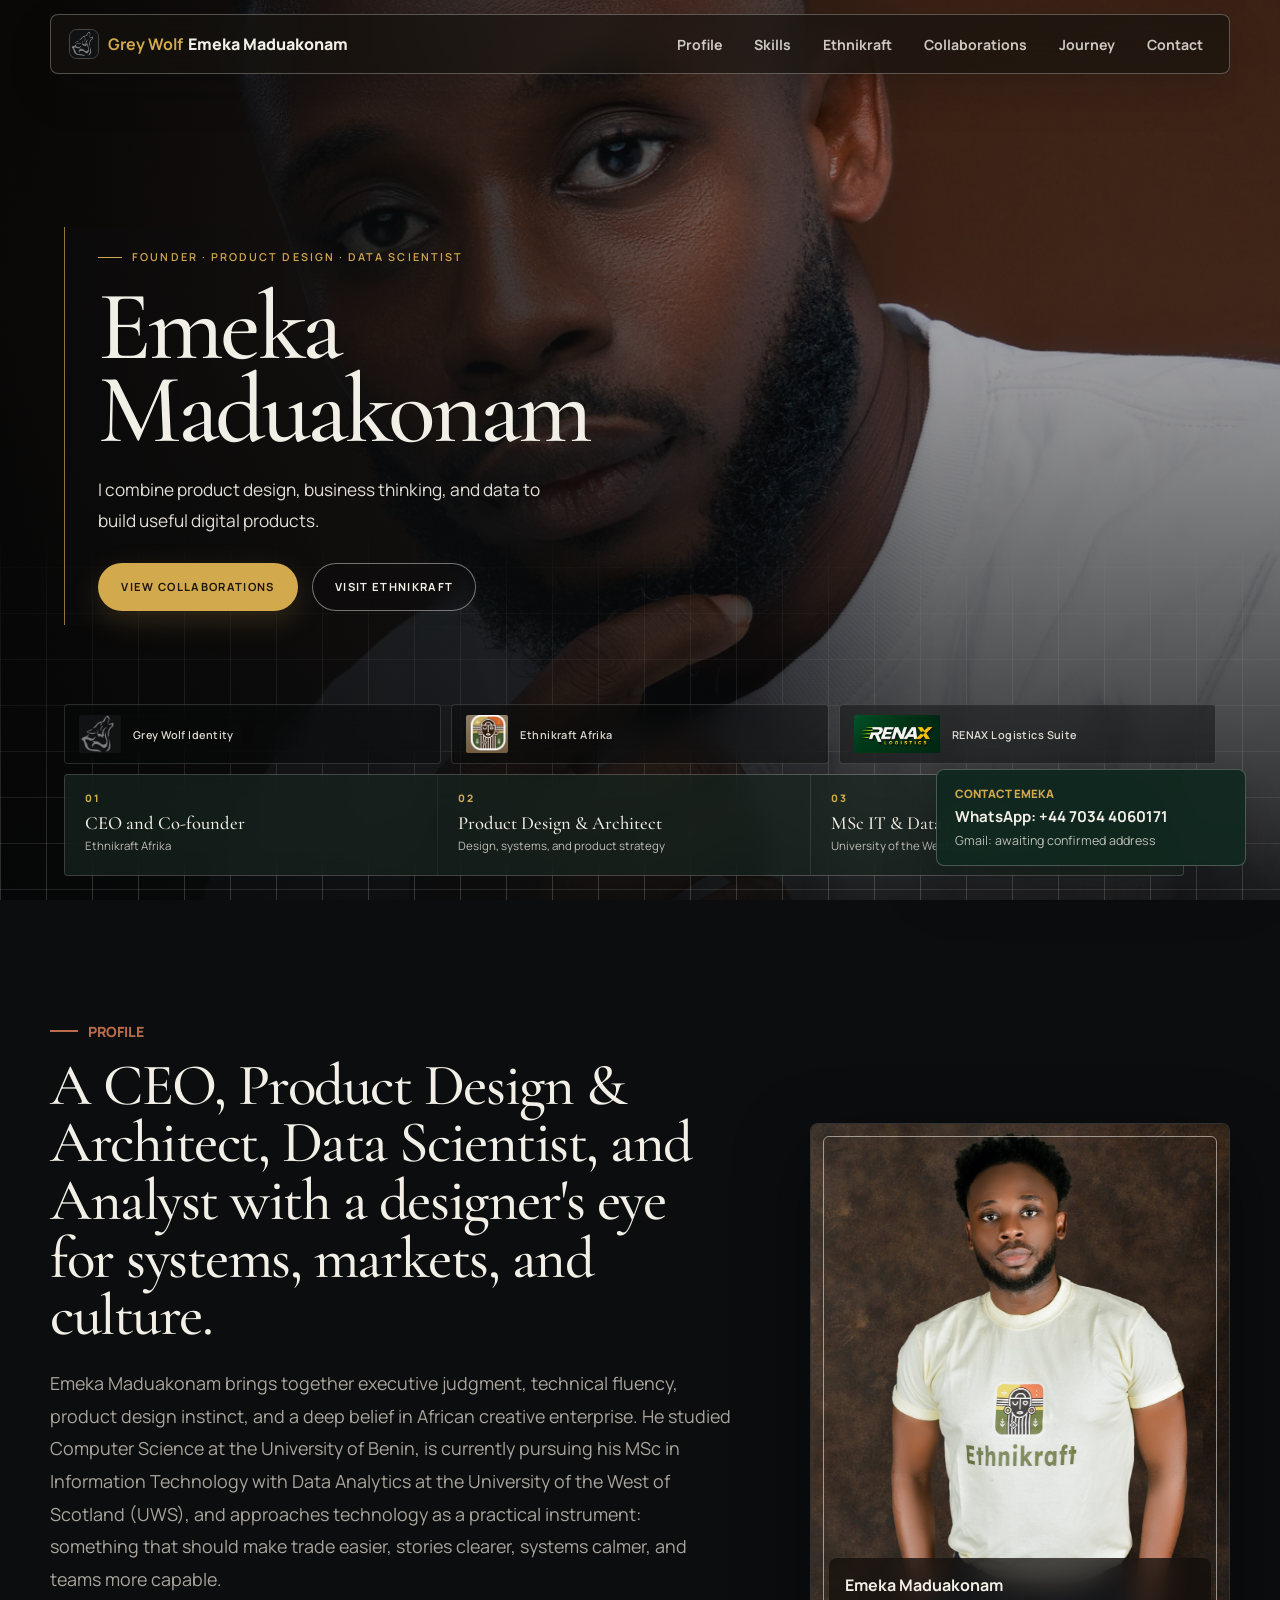
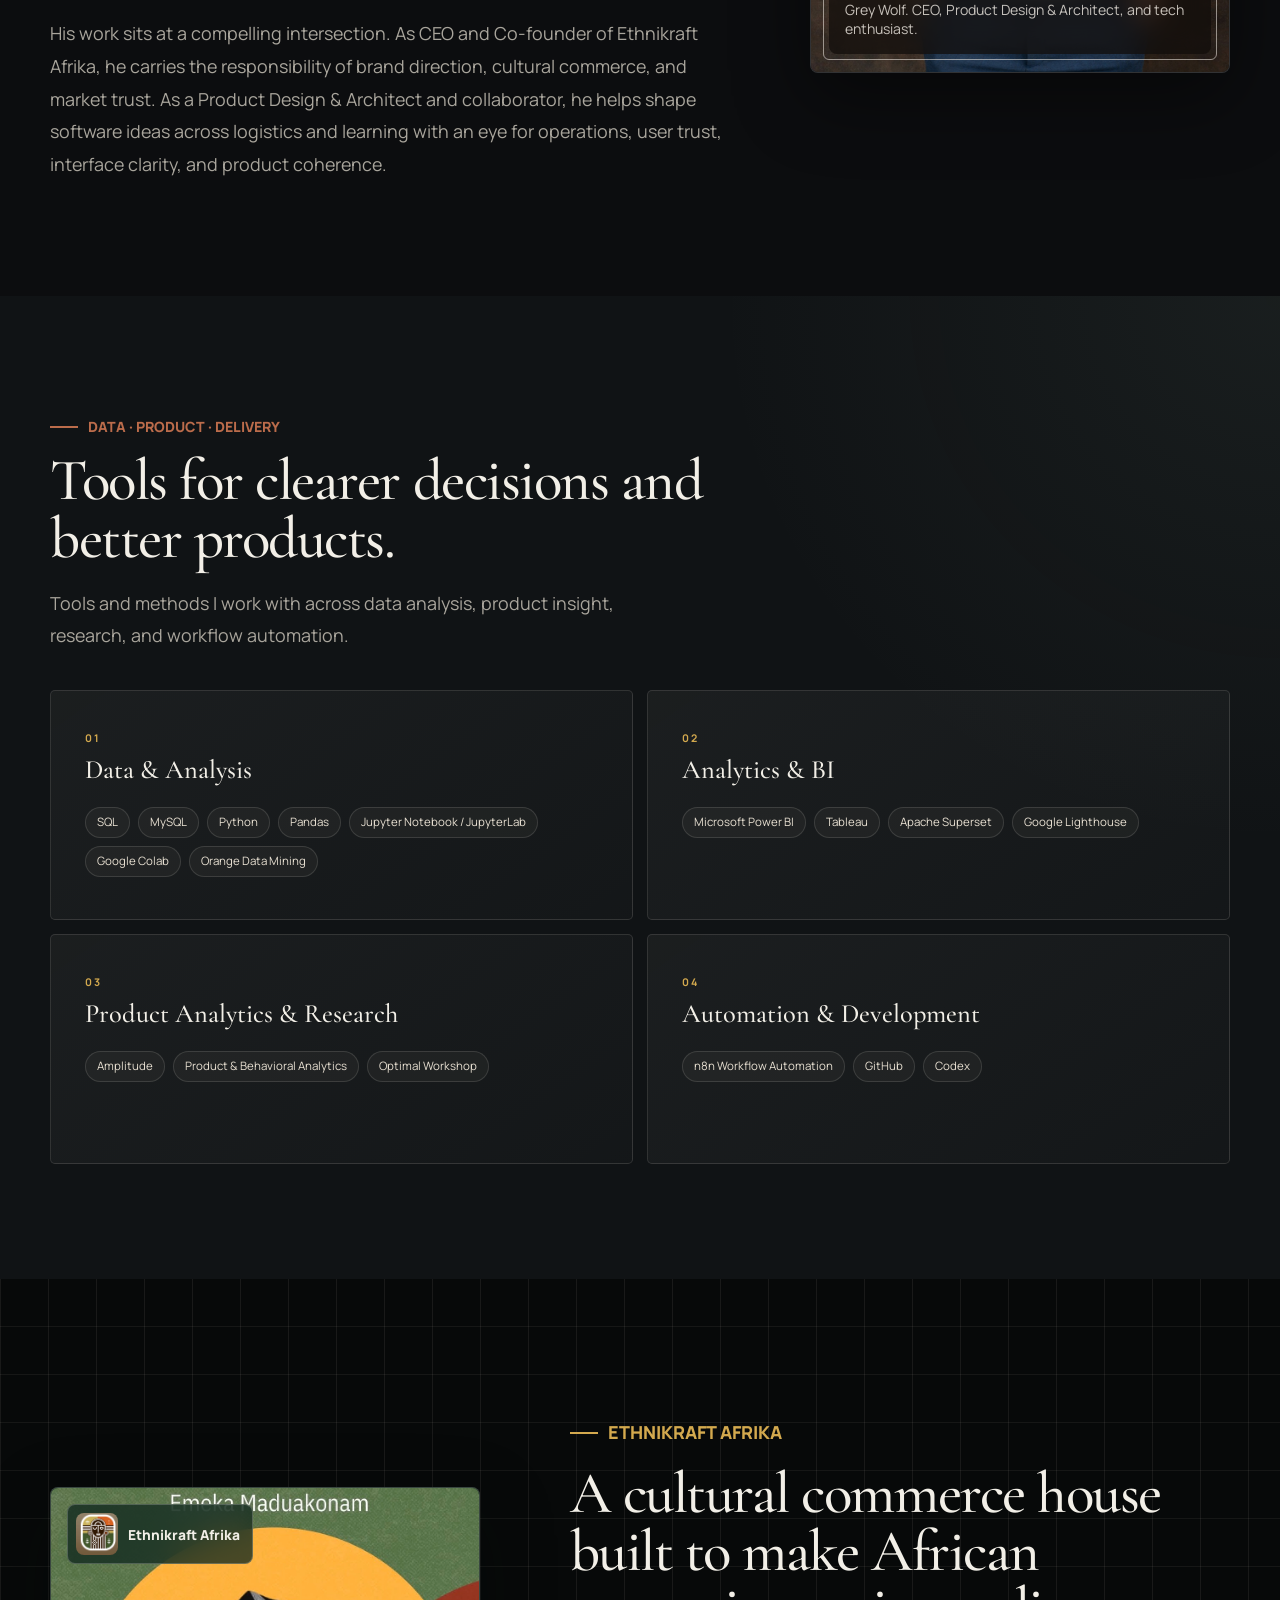
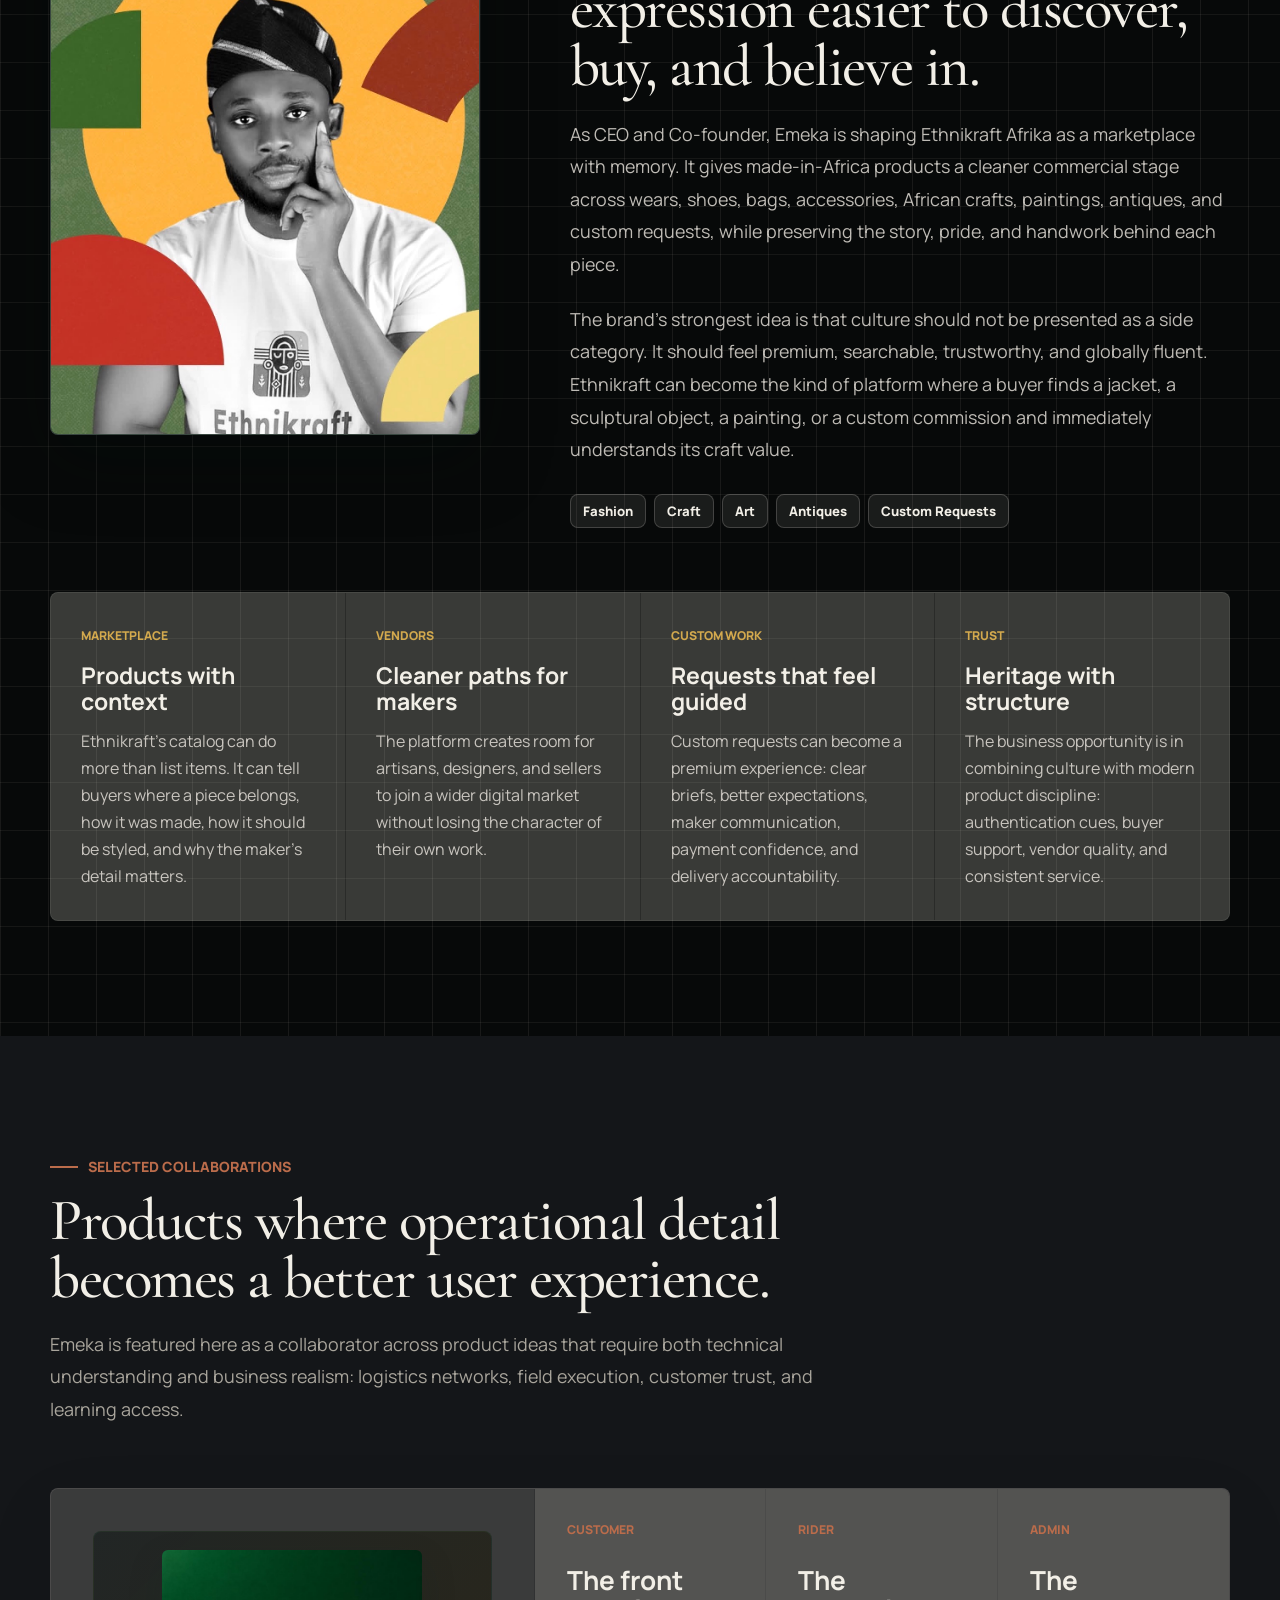
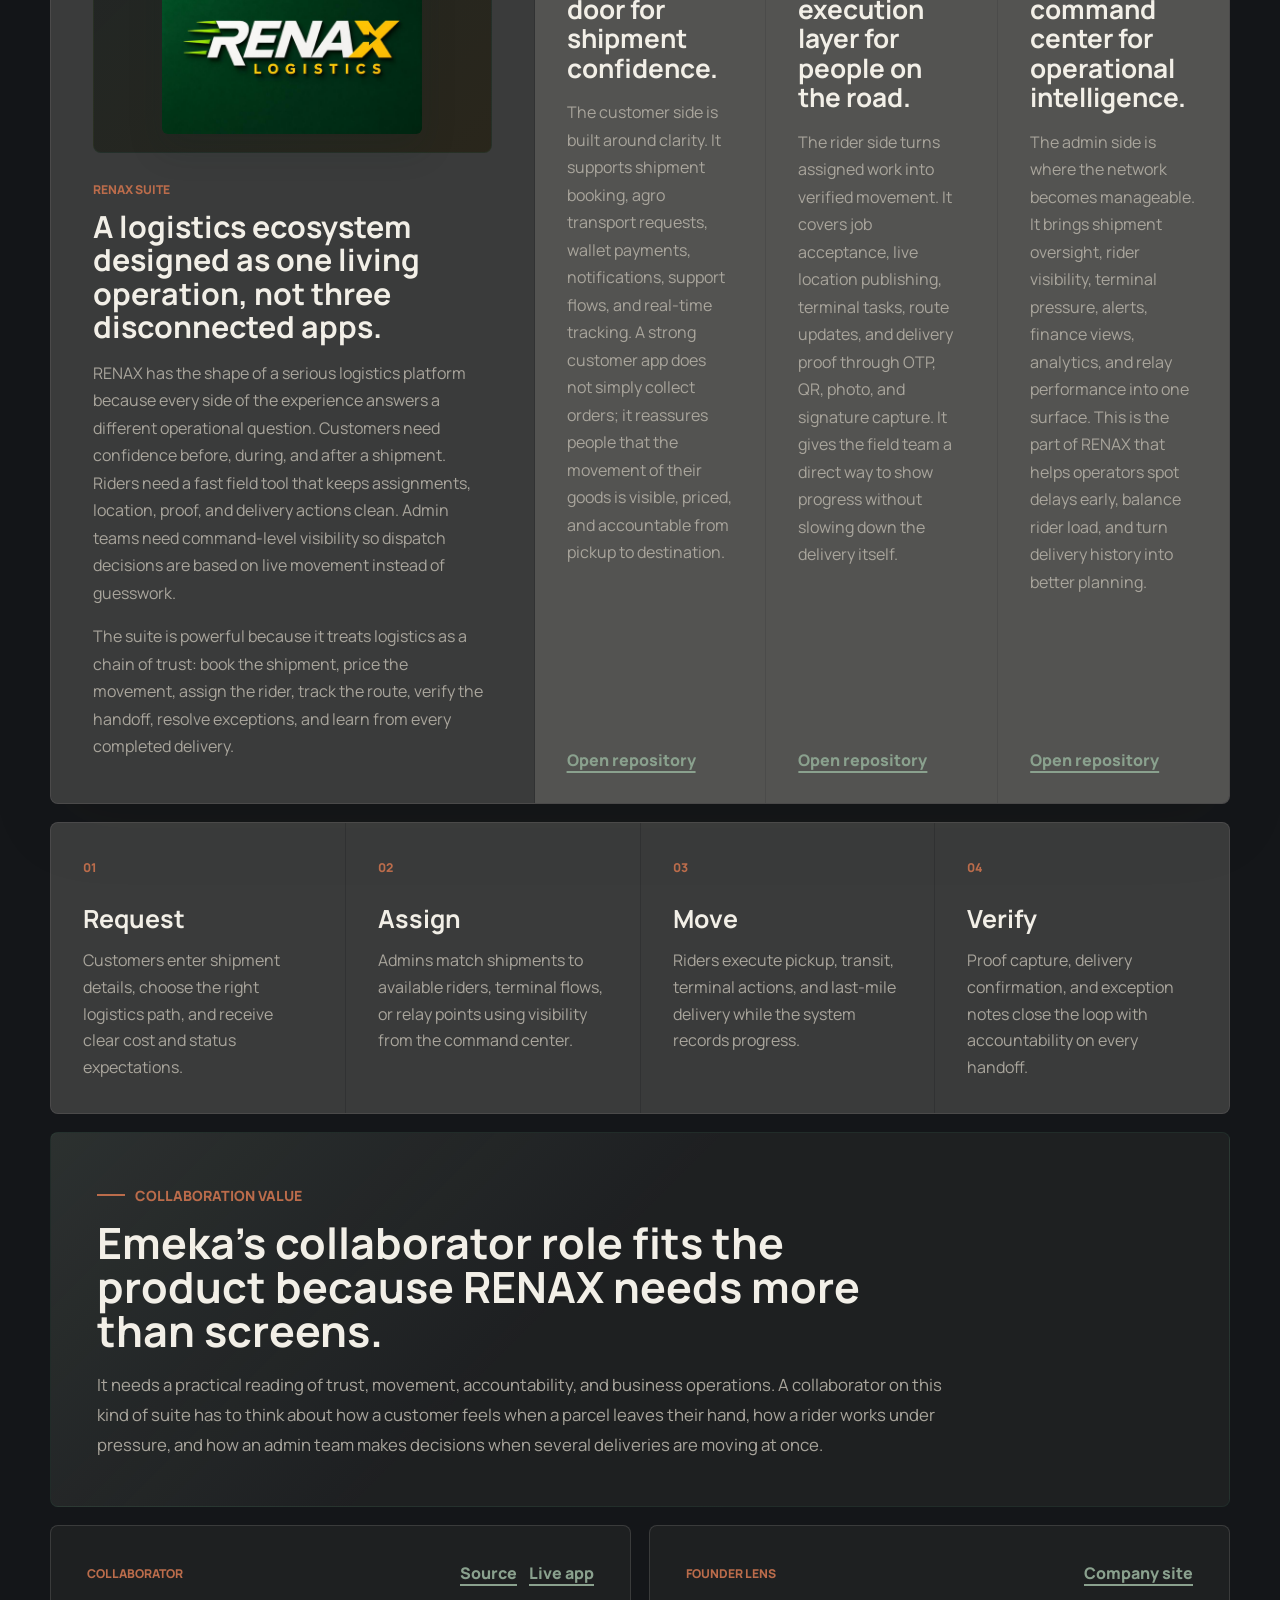
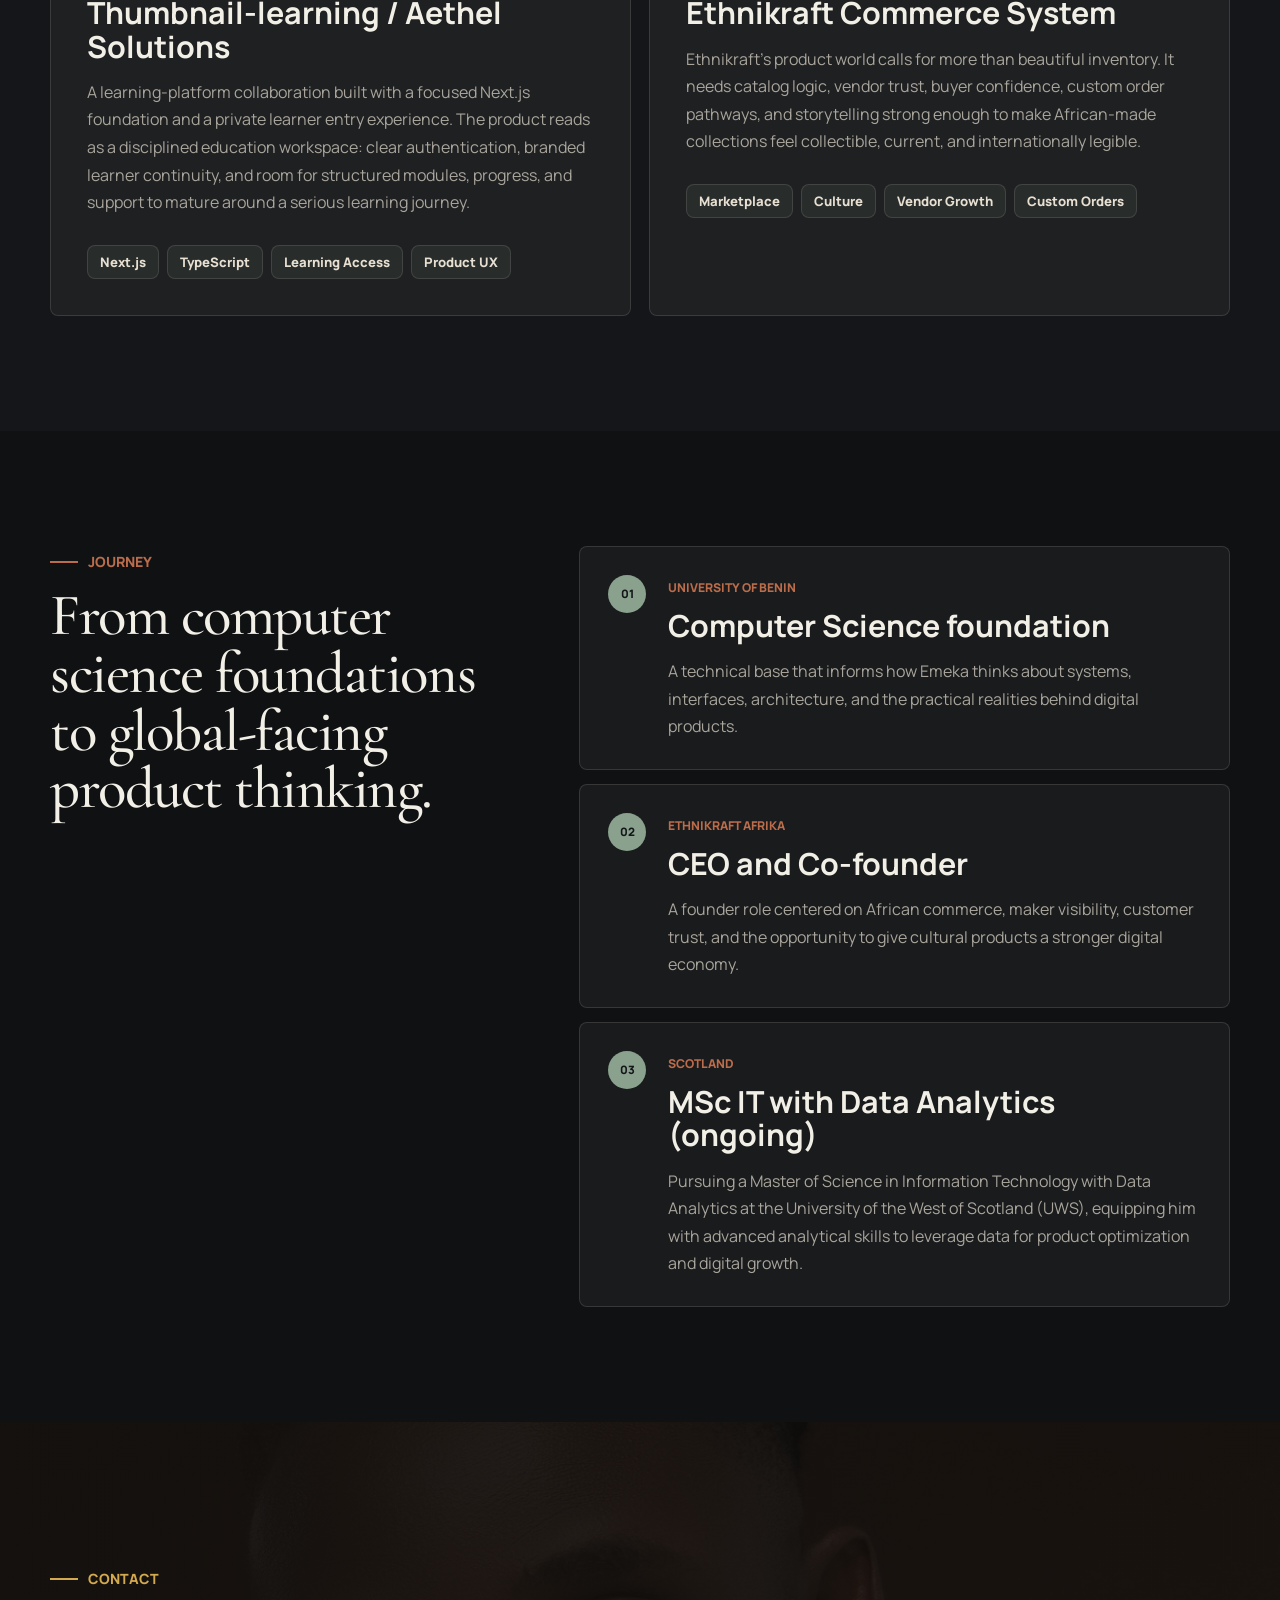
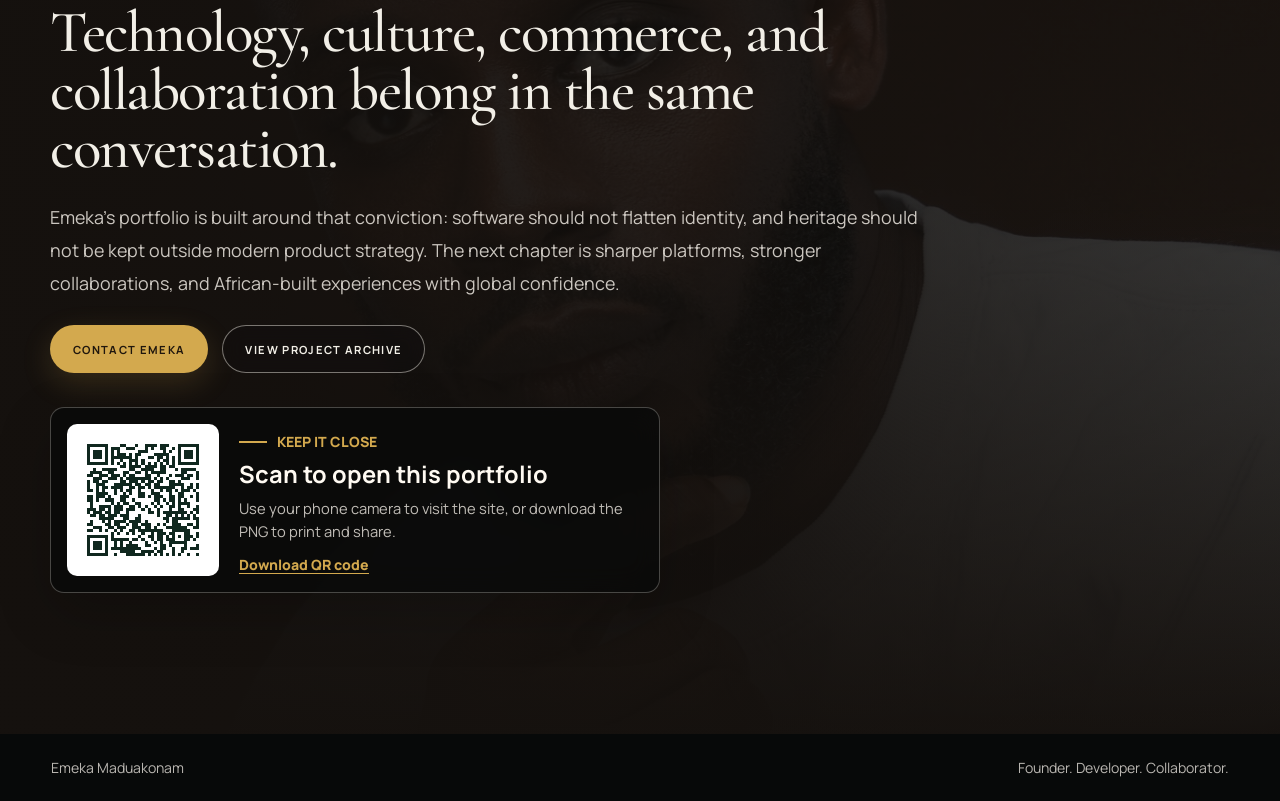
<file: index.html>
<!doctype html>
<html lang="en">
  <head>
    <meta charset="UTF-8" />
    <meta name="viewport" content="width=device-width, initial-scale=1.0" />
    <meta
      name="description"
      content="Portfolio website for Emeka Maduakonam, also known as Grey Wolf: CEO and Co-founder of Ethnikraft Afrika, Product Design &amp; Architect, technologist, and collaborator."
    />
    <title>Grey Wolf | Emeka Maduakonam</title>
    <link rel="preconnect" href="https://fonts.googleapis.com" />
    <link rel="preconnect" href="https://fonts.gstatic.com" crossorigin />
    <link
      href="https://fonts.googleapis.com/css2?family=Cormorant+Garamond:ital,wght@0,400;0,500;0,600;1,400;1,500;1,600&amp;family=Manrope:wght@400;500;600;700;800&amp;display=swap"
      rel="stylesheet"
    />
    <link rel="preload" as="image" href="assets/emeka-5.jpeg" fetchpriority="high" />
    <link rel="stylesheet" href="styles.css" />
  </head>
  <body class="has-contact-popout is-loading">
    <div class="splash" data-splash aria-hidden="false" role="status" aria-label="Loading Emeka Maduakonam">
      <div class="splash-bg" aria-hidden="true">
        <img src="assets/emeka-5.jpeg" alt="" decoding="async" fetchpriority="high" />
      </div>
      <div class="splash-veil" aria-hidden="true"></div>
      <div class="splash-content">
        <p class="splash-eyebrow">Founder · Product Design · Data Scientist</p>
        <p class="splash-wordmark" aria-label="Grey Wolf">
          <span class="splash-line" aria-hidden="true">
            <i style="--i:0">G</i><i style="--i:1">r</i><i style="--i:2">e</i><i style="--i:3">y</i>
          </span>
          <span class="splash-line splash-wolf" aria-hidden="true">
            <i style="--i:4">W</i><i style="--i:5">o</i><i style="--i:6">l</i><i style="--i:7">f</i>
          </span>
        </p>
        <p class="splash-name">Emeka Maduakonam</p>
        <span class="splash-rule" aria-hidden="true"></span>
      </div>
    </div>

    <div class="scroll-progress" aria-hidden="true"></div>

    <header class="site-header" data-header>
      <a class="brand" href="#top" aria-label="Emeka Maduakonam home">
        <img src="assets/grey-wolf-logo.jpeg" alt="" />
        <span>Grey Wolf</span>
        <strong>Emeka Maduakonam</strong>
      </a>

      <button class="nav-toggle" type="button" aria-expanded="false" aria-controls="site-nav">
        <span></span>
        <span></span>
        <span></span>
        <span class="sr-only">Toggle navigation</span>
      </button>

      <nav class="site-nav" id="site-nav" aria-label="Primary navigation">
        <a href="#profile">Profile</a>
        <a href="#skills">Skills</a>
        <a href="#ethnikraft">Ethnikraft</a>
        <a href="#collaborations">Collaborations</a>
        <a href="#journey">Journey</a>
        <a href="contact.html">Contact</a>
      </nav>
    </header>

    <div class="nav-backdrop" data-nav-backdrop aria-hidden="true"></div>

    <main id="top">
      <section class="hero section-watch" id="hero" aria-label="Emeka Maduakonam introduction">
        <div class="hero-image" aria-hidden="true"></div>
        <div class="hero-shade" aria-hidden="true"></div>

        <div class="hero-content reveal">
          <p class="eyebrow">Founder · Product Design · Data Scientist</p>
          <h1><span>Emeka</span><span>Maduakonam</span></h1>
          <p class="hero-copy">
            I combine product design, business thinking, and data to build useful
            digital products.
          </p>
          <div class="hero-actions" aria-label="Portfolio shortcuts">
            <a class="button button-primary" href="#collaborations">View Collaborations</a>
            <a class="button button-secondary" href="https://home.ethnikraft.africa/" target="_blank" rel="noreferrer">
              Visit Ethnikraft
            </a>
          </div>
        </div>

        <div class="hero-bottom reveal">
          <div class="hero-brand-row" aria-label="Featured brands">
            <div>
              <img src="assets/grey-wolf-logo.jpeg" alt="Grey Wolf logo" />
              <span>Grey Wolf Identity</span>
            </div>
            <div>
              <img src="assets/ethnikraft-logo.jpg" alt="Ethnikraft Afrika logo" />
              <span>Ethnikraft Afrika</span>
            </div>
            <div>
              <img src="assets/renax-logo.jpeg" alt="RENAX Logistics logo" />
              <span>RENAX Logistics Suite</span>
            </div>
          </div>

          <div class="hero-facts" aria-label="Profile highlights">
            <div>
              <span>01</span>
              <strong>CEO and Co-founder</strong>
              <p>Ethnikraft Afrika</p>
            </div>
            <div>
              <span>02</span>
              <strong>Product Design &amp; Architect</strong>
              <p>Design, systems, and product strategy</p>
            </div>
            <div>
              <span>03</span>
              <strong>MSc IT &amp; Data Analytics</strong>
              <p>University of the West of Scotland (UWS)</p>
            </div>
          </div>
        </div>
      </section>

      <section class="profile section-pad section-watch" id="profile">
        <div class="section-inner profile-grid">
          <div class="profile-copy reveal">
            <p class="eyebrow">Profile</p>
            <h2>A CEO, Product Design &amp; Architect, Data Scientist, and Analyst with a designer's eye for systems, markets, and culture.</h2>
            <p>
              Emeka Maduakonam brings together executive judgment, technical fluency,
              product design instinct, and a deep belief in African creative
              enterprise. He studied Computer Science at the University of Benin,
              is currently pursuing his MSc in Information Technology with Data Analytics
              at the University of the West of Scotland (UWS), and approaches technology
              as a practical instrument: something that should make trade easier,
              stories clearer, systems calmer, and teams more capable.
            </p>
            <p>
              His work sits at a compelling intersection. As CEO and Co-founder of
              Ethnikraft Afrika, he carries the responsibility of brand direction,
              cultural commerce, and market trust. As a Product Design &amp; Architect and
              collaborator, he helps shape software ideas across logistics and
              learning with an eye for operations, user trust, interface clarity, and
              product coherence.
            </p>
          </div>

          <figure class="portrait-frame reveal">
            <img src="assets/emeka-1.jpeg" alt="Portrait of Emeka Maduakonam wearing Ethnikraft" />
            <figcaption>
              <strong>Emeka Maduakonam</strong>
              <span>Grey Wolf. CEO, Product Design &amp; Architect, and tech enthusiast.</span>
            </figcaption>
          </figure>
        </div>
      </section>

      <section class="skills section-pad section-watch" id="skills">
        <div class="section-inner">
          <div class="section-heading reveal">
            <p class="eyebrow">Data · Product · Delivery</p>
            <h2>Tools for clearer decisions and better products.</h2>
            <p>Tools and methods I work with across data analysis, product insight, research, and workflow automation.</p>
          </div>

          <div class="skills-grid">
            <article class="skill-card reveal">
              <span class="skill-number">01</span>
              <h3>Data &amp; Analysis</h3>
              <ul class="skill-tags" aria-label="Data analysis tools">
                <li>SQL</li><li>MySQL</li><li>Python</li><li>Pandas</li>
                <li>Jupyter Notebook / JupyterLab</li><li>Google Colab</li><li>Orange Data Mining</li>
              </ul>
            </article>
            <article class="skill-card reveal">
              <span class="skill-number">02</span>
              <h3>Analytics &amp; BI</h3>
              <ul class="skill-tags" aria-label="Analytics and business intelligence tools">
                <li>Microsoft Power BI</li><li>Tableau</li><li>Apache Superset</li>
                <li>Google Lighthouse</li>
              </ul>
            </article>
            <article class="skill-card reveal">
              <span class="skill-number">03</span>
              <h3>Product Analytics &amp; Research</h3>
              <ul class="skill-tags" aria-label="Product research tools and methods">
                <li>Amplitude</li><li>Product &amp; Behavioral Analytics</li><li>Optimal Workshop</li>
              </ul>
            </article>
            <article class="skill-card reveal">
              <span class="skill-number">04</span>
              <h3>Automation &amp; Development</h3>
              <ul class="skill-tags" aria-label="Automation and development tools">
                <li>n8n Workflow Automation</li><li>GitHub</li><li>Codex</li>
              </ul>
            </article>
          </div>
        </div>
      </section>

      <section class="ethnikraft section-watch" id="ethnikraft">
        <div class="section-inner ethnikraft-grid">
          <div class="ethnikraft-visual reveal">
            <div class="ethnikraft-logo-lockup">
              <img src="assets/ethnikraft-logo.jpg" alt="Ethnikraft Afrika logo" />
              <span>Ethnikraft Afrika</span>
            </div>
            <img src="assets/emeka-2.jpg" alt="Emeka Maduakonam representing Ethnikraft Afrika" />
          </div>

          <div class="ethnikraft-copy reveal">
            <p class="eyebrow">Ethnikraft Afrika</p>
            <h2>A cultural commerce house built to make African expression easier to discover, buy, and believe in.</h2>
            <p>
              As CEO and Co-founder, Emeka is shaping Ethnikraft Afrika as a
              marketplace with memory. It gives made-in-Africa products a cleaner
              commercial stage across wears, shoes, bags, accessories, African
              crafts, paintings, antiques, and custom requests, while preserving the
              story, pride, and handwork behind each piece.
            </p>
            <p>
              The brand's strongest idea is that culture should not be presented as
              a side category. It should feel premium, searchable, trustworthy, and
              globally fluent. Ethnikraft can become the kind of platform where a
              buyer finds a jacket, a sculptural object, a painting, or a custom
              commission and immediately understands its craft value.
            </p>

            <div class="category-strip" aria-label="Ethnikraft categories">
              <span>Fashion</span>
              <span>Craft</span>
              <span>Art</span>
              <span>Antiques</span>
              <span>Custom Requests</span>
            </div>
          </div>
        </div>

        <div class="section-inner ethnikraft-deep-dive reveal">
          <article>
            <span>Marketplace</span>
            <h3>Products with context</h3>
            <p>
              Ethnikraft's catalog can do more than list items. It can tell buyers
              where a piece belongs, how it was made, how it should be styled, and
              why the maker's detail matters.
            </p>
          </article>
          <article>
            <span>Vendors</span>
            <h3>Cleaner paths for makers</h3>
            <p>
              The platform creates room for artisans, designers, and sellers to join
              a wider digital market without losing the character of their own work.
            </p>
          </article>
          <article>
            <span>Custom Work</span>
            <h3>Requests that feel guided</h3>
            <p>
              Custom requests can become a premium experience: clear briefs, better
              expectations, maker communication, payment confidence, and delivery
              accountability.
            </p>
          </article>
          <article>
            <span>Trust</span>
            <h3>Heritage with structure</h3>
            <p>
              The business opportunity is in combining culture with modern product
              discipline: authentication cues, buyer support, vendor quality, and
              consistent service.
            </p>
          </article>
        </div>
      </section>

      <section class="collaborations section-pad section-watch" id="collaborations">
        <div class="section-inner">
          <div class="section-heading reveal">
            <p class="eyebrow">Selected Collaborations</p>
            <h2>Products where operational detail becomes a better user experience.</h2>
            <p>
              Emeka is featured here as a collaborator across product ideas that
              require both technical understanding and business realism: logistics
              networks, field execution, customer trust, and learning access.
            </p>
          </div>

          <div class="renax-showcase reveal">
            <div class="renax-intro">
              <div class="renax-logo-card">
                <img src="assets/renax-logo.jpeg" alt="RENAX Logistics logo" />
              </div>
              <p class="label">RENAX Suite</p>
              <h3>A logistics ecosystem designed as one living operation, not three disconnected apps.</h3>
              <p>
                RENAX has the shape of a serious logistics platform because every
                side of the experience answers a different operational question.
                Customers need confidence before, during, and after a shipment.
                Riders need a fast field tool that keeps assignments, location,
                proof, and delivery actions clean. Admin teams need command-level
                visibility so dispatch decisions are based on live movement instead
                of guesswork.
              </p>
              <p>
                The suite is powerful because it treats logistics as a chain of
                trust: book the shipment, price the movement, assign the rider,
                track the route, verify the handoff, resolve exceptions, and learn
                from every completed delivery.
              </p>
            </div>

            <div class="renax-panels" aria-label="RENAX application sides">
              <article class="renax-panel">
                <span>Customer</span>
                <h4>The front door for shipment confidence.</h4>
                <p>
                  The customer side is built around clarity. It supports shipment
                  booking, agro transport requests, wallet payments, notifications,
                  support flows, and real-time tracking. A strong customer app does
                  not simply collect orders; it reassures people that the movement
                  of their goods is visible, priced, and accountable from pickup to
                  destination.
                </p>
                <a href="https://github.com/chimzyfire-ship-it/Renax-Customer" target="_blank" rel="noreferrer">
                  Open repository
                </a>
              </article>

              <article class="renax-panel">
                <span>Rider</span>
                <h4>The execution layer for people on the road.</h4>
                <p>
                  The rider side turns assigned work into verified movement. It
                  covers job acceptance, live location publishing, terminal tasks,
                  route updates, and delivery proof through OTP, QR, photo, and
                  signature capture. It gives the field team a direct way to show
                  progress without slowing down the delivery itself.
                </p>
                <a href="https://github.com/chimzyfire-ship-it/Renax-Rider-" target="_blank" rel="noreferrer">
                  Open repository
                </a>
              </article>

              <article class="renax-panel">
                <span>Admin</span>
                <h4>The command center for operational intelligence.</h4>
                <p>
                  The admin side is where the network becomes manageable. It brings
                  shipment oversight, rider visibility, terminal pressure, alerts,
                  finance views, analytics, and relay performance into one surface.
                  This is the part of RENAX that helps operators spot delays early,
                  balance rider load, and turn delivery history into better planning.
                </p>
                <a href="https://github.com/chimzyfire-ship-it/Renax-Admin" target="_blank" rel="noreferrer">
                  Open repository
                </a>
              </article>
            </div>
          </div>

          <div class="renax-system reveal" aria-label="RENAX operating model">
            <div>
              <span>01</span>
              <h3>Request</h3>
              <p>Customers enter shipment details, choose the right logistics path, and receive clear cost and status expectations.</p>
            </div>
            <div>
              <span>02</span>
              <h3>Assign</h3>
              <p>Admins match shipments to available riders, terminal flows, or relay points using visibility from the command center.</p>
            </div>
            <div>
              <span>03</span>
              <h3>Move</h3>
              <p>Riders execute pickup, transit, terminal actions, and last-mile delivery while the system records progress.</p>
            </div>
            <div>
              <span>04</span>
              <h3>Verify</h3>
              <p>Proof capture, delivery confirmation, and exception notes close the loop with accountability on every handoff.</p>
            </div>
          </div>

          <div class="renax-note reveal">
            <p class="eyebrow">Collaboration Value</p>
            <h3>Emeka's collaborator role fits the product because RENAX needs more than screens.</h3>
            <p>
              It needs a practical reading of trust, movement, accountability, and
              business operations. A collaborator on this kind of suite has to think
              about how a customer feels when a parcel leaves their hand, how a rider
              works under pressure, and how an admin team makes decisions when
              several deliveries are moving at once.
            </p>
          </div>

          <div class="project-grid">
            <article class="project-card reveal">
              <div class="project-topline">
                <span>Collaborator</span>
                <div class="project-links">
                  <a href="https://github.com/chimzyfire-ship-it/Thumbnail-learning" target="_blank" rel="noreferrer">
                    Source
                  </a>
                  <a href="https://the-edge-ten.vercel.app/" target="_blank" rel="noreferrer">Live app</a>
                </div>
              </div>
              <h3>Thumbnail-learning / Aethel Solutions</h3>
              <p>
                A learning-platform collaboration built with a focused Next.js
                foundation and a private learner entry experience. The product reads
                as a disciplined education workspace: clear authentication, branded
                learner continuity, and room for structured modules, progress, and
                support to mature around a serious learning journey.
              </p>
              <div class="tags" aria-label="Thumbnail-learning technology and product tags">
                <span>Next.js</span>
                <span>TypeScript</span>
                <span>Learning Access</span>
                <span>Product UX</span>
              </div>
            </article>

            <article class="project-card reveal">
              <div class="project-topline">
                <span>Founder Lens</span>
                <a href="https://home.ethnikraft.africa/" target="_blank" rel="noreferrer">Company site</a>
              </div>
              <h3>Ethnikraft Commerce System</h3>
              <p>
                Ethnikraft's product world calls for more than beautiful inventory.
                It needs catalog logic, vendor trust, buyer confidence, custom order
                pathways, and storytelling strong enough to make African-made
                collections feel collectible, current, and internationally legible.
              </p>
              <div class="tags" aria-label="Ethnikraft product tags">
                <span>Marketplace</span>
                <span>Culture</span>
                <span>Vendor Growth</span>
                <span>Custom Orders</span>
              </div>
            </article>
          </div>
        </div>
      </section>

      <section class="journey section-pad section-watch" id="journey">
        <div class="section-inner journey-grid">
          <div class="section-heading reveal">
            <p class="eyebrow">Journey</p>
            <h2>From computer science foundations to global-facing product thinking.</h2>
          </div>

          <div class="timeline reveal" aria-label="Emeka Maduakonam timeline">
            <article>
              <span>University of Benin</span>
              <h3>Computer Science foundation</h3>
              <p>
                A technical base that informs how Emeka thinks about systems,
                interfaces, architecture, and the practical realities behind digital
                products.
              </p>
            </article>
            <article>
              <span>Ethnikraft Afrika</span>
              <h3>CEO and Co-founder</h3>
              <p>
                A founder role centered on African commerce, maker visibility,
                customer trust, and the opportunity to give cultural products a
                stronger digital economy.
              </p>
            </article>
            <article>
              <span>Scotland</span>
              <h3>MSc IT with Data Analytics (ongoing)</h3>
              <p>
                Pursuing a Master of Science in Information Technology with Data Analytics at the University of the West of Scotland (UWS), equipping him with advanced analytical skills to leverage data for product optimization and digital growth.
              </p>
            </article>
          </div>
        </div>
      </section>

      <section class="closing section-watch" id="contact">
        <div class="closing-bg" aria-hidden="true"></div>
        <div class="section-inner closing-content reveal">
          <p class="eyebrow">Contact</p>
          <h2>Technology, culture, commerce, and collaboration belong in the same conversation.</h2>
          <p>
            Emeka's portfolio is built around that conviction: software should not
            flatten identity, and heritage should not be kept outside modern product
            strategy. The next chapter is sharper platforms, stronger collaborations,
            and African-built experiences with global confidence.
          </p>
          <div class="hero-actions">
            <a class="button button-primary" href="contact.html">Contact Emeka</a>
            <a class="button button-secondary" href="https://github.com/chimzyfire-ship-it?tab=repositories" target="_blank" rel="noreferrer">
              View Project Archive
            </a>
          </div>
          <aside class="portfolio-qr-card" aria-label="Share this portfolio with a QR code">
            <a class="portfolio-qr-image" href="assets/portfolio-qr.png" download="emeka-maduakonam-portfolio-qr.png" aria-label="Download the portfolio QR code PNG">
              <img src="assets/portfolio-qr.png" width="540" height="540" alt="QR code linking to Emeka Maduakonam's portfolio" />
            </a>
            <div class="portfolio-qr-copy">
              <p class="eyebrow">Keep it close</p>
              <h3>Scan to open this portfolio</h3>
              <p>Use your phone camera to visit the site, or download the PNG to print and share.</p>
              <a class="portfolio-qr-download" href="assets/portfolio-qr.png" download="emeka-maduakonam-portfolio-qr.png">Download QR code</a>
            </div>
          </aside>
        </div>
      </section>
    </main>

    <a class="contact-popout" href="contact.html" aria-label="Open Emeka Maduakonam contact page">
      <span class="contact-popout-kicker">Contact Emeka</span>
      <strong>WhatsApp: +44 7034 4060171</strong>
      <small>Gmail: awaiting confirmed address</small>
    </a>

    <footer class="site-footer">
      <p>Emeka Maduakonam</p>
      <p>Founder. Developer. Collaborator.</p>
    </footer>

    <script src="script.js"></script>
  </body>
</html>
</file>
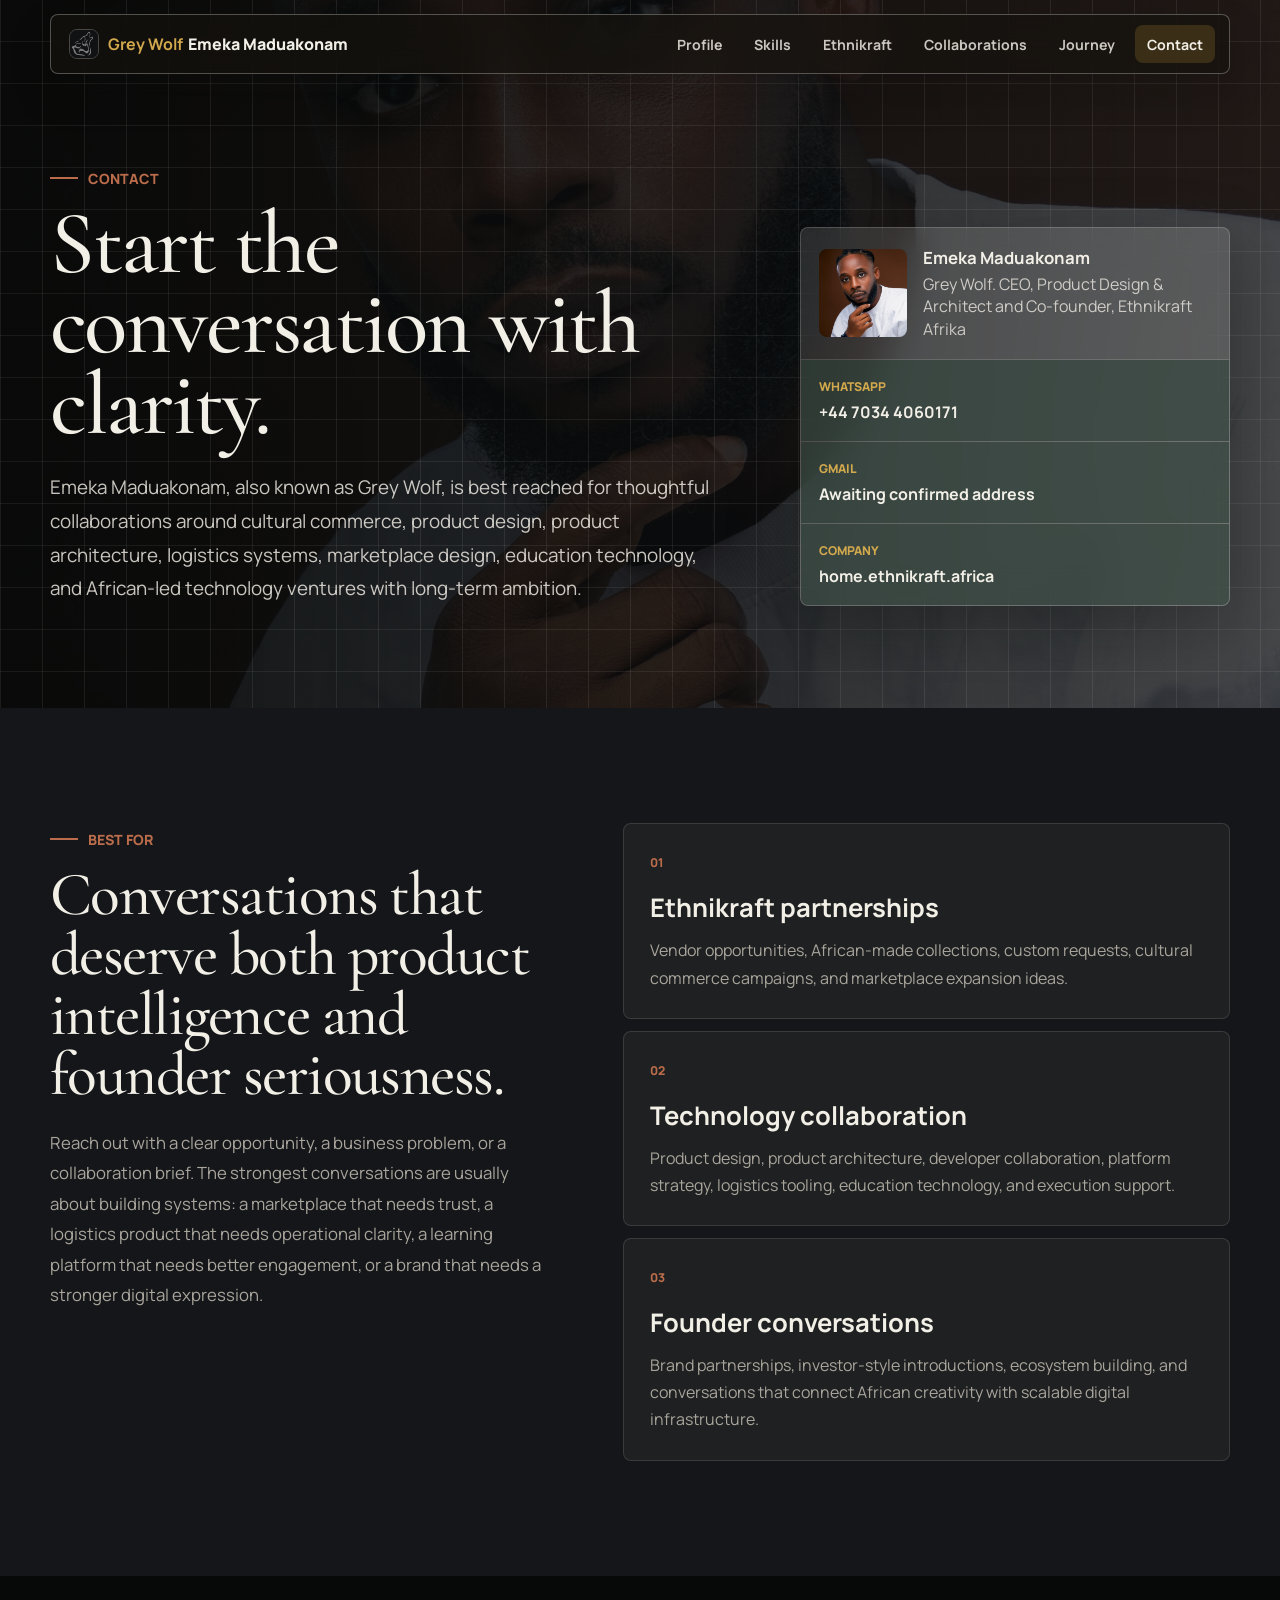
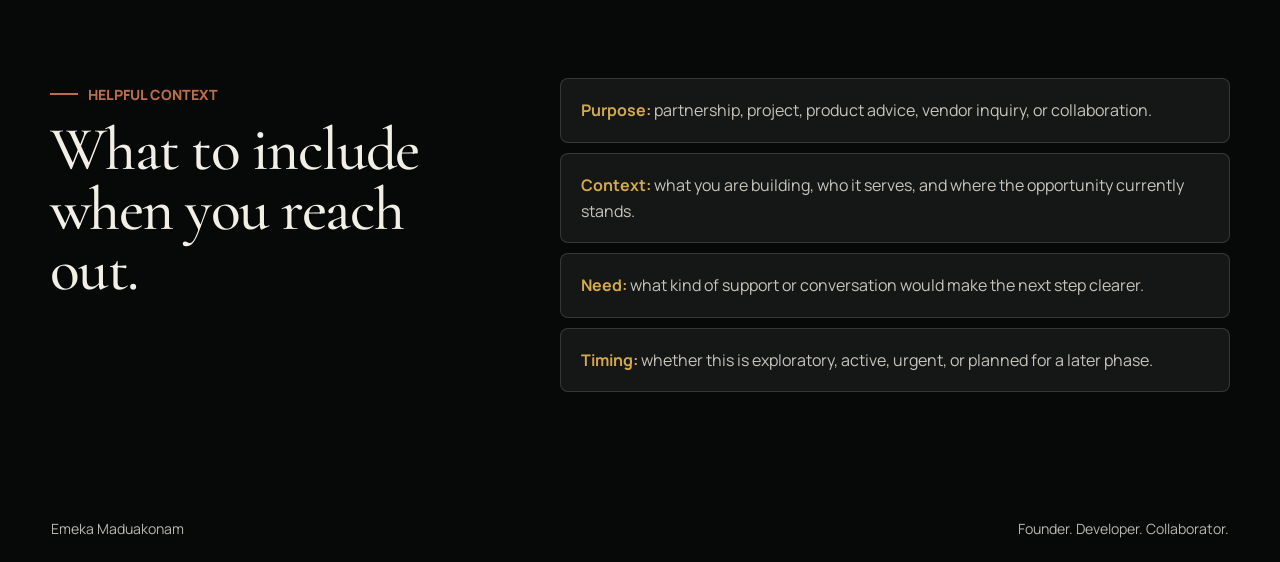
<file: contact.html>
<!doctype html>
<html lang="en">
  <head>
    <meta charset="UTF-8" />
    <meta name="viewport" content="width=device-width, initial-scale=1.0" />
    <meta
      name="description"
      content="Contact page for Emeka Maduakonam, also known as Grey Wolf: CEO and Co-founder of Ethnikraft Afrika, Product Design &amp; Architect, founder, and collaborator."
    />
    <title>Contact Grey Wolf | Emeka Maduakonam</title>
    <link rel="preconnect" href="https://fonts.googleapis.com" />
    <link rel="preconnect" href="https://fonts.gstatic.com" crossorigin />
    <link
      href="https://fonts.googleapis.com/css2?family=Cormorant+Garamond:ital,wght@0,400;0,500;0,600;1,400;1,500;1,600&amp;family=Manrope:wght@400;500;600;700;800&amp;display=swap"
      rel="stylesheet"
    />
    <link rel="stylesheet" href="styles.css" />
  </head>
  <body>
    <div class="scroll-progress" aria-hidden="true"></div>

    <header class="site-header" data-header>
      <a class="brand" href="index.html#top" aria-label="Emeka Maduakonam home">
        <img src="assets/grey-wolf-logo.jpeg" alt="" />
        <span>Grey Wolf</span>
        <strong>Emeka Maduakonam</strong>
      </a>

      <button class="nav-toggle" type="button" aria-expanded="false" aria-controls="site-nav">
        <span></span>
        <span></span>
        <span></span>
        <span class="sr-only">Toggle navigation</span>
      </button>

      <nav class="site-nav" id="site-nav" aria-label="Primary navigation">
        <a href="index.html#profile">Profile</a>
        <a href="index.html#skills">Skills</a>
        <a href="index.html#ethnikraft">Ethnikraft</a>
        <a href="index.html#collaborations">Collaborations</a>
        <a href="index.html#journey">Journey</a>
        <a href="contact.html" class="is-active">Contact</a>
      </nav>
    </header>

    <div class="nav-backdrop" data-nav-backdrop aria-hidden="true"></div>

    <main class="contact-page section-watch" id="contact">
      <section class="contact-hero">
        <div class="section-inner contact-hero-grid">
          <div class="contact-hero-copy reveal">
            <p class="eyebrow">Contact</p>
            <h1>Start the conversation with clarity.</h1>
            <p>
              Emeka Maduakonam, also known as Grey Wolf, is best reached for
              thoughtful collaborations around cultural commerce, product design,
              product architecture, logistics systems, marketplace design, education
              technology, and African-led technology ventures with long-term ambition.
            </p>
          </div>

          <aside class="contact-card-main reveal" aria-label="Emeka contact details">
            <div class="contact-card-head">
              <img src="assets/emeka-5.jpeg" alt="Portrait of Emeka Maduakonam" />
              <div>
                <strong>Emeka Maduakonam</strong>
                <span>Grey Wolf. CEO, Product Design &amp; Architect and Co-founder, Ethnikraft Afrika</span>
              </div>
            </div>

            <div class="contact-methods">
              <a href="https://wa.me/4470344060171" target="_blank" rel="noreferrer">
                <span>WhatsApp</span>
                <strong>+44 7034 4060171</strong>
              </a>
              <div>
                <span>Gmail</span>
                <strong>Awaiting confirmed address</strong>
              </div>
              <a href="https://home.ethnikraft.africa/" target="_blank" rel="noreferrer">
                <span>Company</span>
                <strong>home.ethnikraft.africa</strong>
              </a>
            </div>
          </aside>
        </div>
      </section>

      <section class="contact-content section-pad">
        <div class="section-inner contact-content-grid">
          <article class="contact-brief reveal">
            <p class="eyebrow">Best For</p>
            <h2>Conversations that deserve both product intelligence and founder seriousness.</h2>
            <p>
              Reach out with a clear opportunity, a business problem, or a
              collaboration brief. The strongest conversations are usually about
              building systems: a marketplace that needs trust, a logistics product
              that needs operational clarity, a learning platform that needs better
              engagement, or a brand that needs a stronger digital expression.
            </p>
          </article>

          <div class="contact-purpose-grid reveal" aria-label="Contact purposes">
            <article>
              <span>01</span>
              <h3>Ethnikraft partnerships</h3>
              <p>
                Vendor opportunities, African-made collections, custom requests,
                cultural commerce campaigns, and marketplace expansion ideas.
              </p>
            </article>
            <article>
              <span>02</span>
              <h3>Technology collaboration</h3>
              <p>
              Product design, product architecture, developer collaboration,
              platform strategy, logistics tooling, education technology, and
              execution support.
              </p>
            </article>
            <article>
              <span>03</span>
              <h3>Founder conversations</h3>
              <p>
                Brand partnerships, investor-style introductions, ecosystem
                building, and conversations that connect African creativity with
                scalable digital infrastructure.
              </p>
            </article>
          </div>
        </div>
      </section>

      <section class="message-template">
        <div class="section-inner message-template-grid reveal">
          <div>
            <p class="eyebrow">Helpful Context</p>
            <h2>What to include when you reach out.</h2>
          </div>
          <div class="template-lines">
            <p><strong>Purpose:</strong> partnership, project, product advice, vendor inquiry, or collaboration.</p>
            <p><strong>Context:</strong> what you are building, who it serves, and where the opportunity currently stands.</p>
            <p><strong>Need:</strong> what kind of support or conversation would make the next step clearer.</p>
            <p><strong>Timing:</strong> whether this is exploratory, active, urgent, or planned for a later phase.</p>
          </div>
        </div>
      </section>
    </main>

    <footer class="site-footer">
      <p>Emeka Maduakonam</p>
      <p>Founder. Developer. Collaborator.</p>
    </footer>

    <script src="script.js"></script>
  </body>
</html>
</file>
<file: styles.css>
:root {
  color-scheme: dark;
  --ink: #f2efe7;
  --muted: #a9a59c;
  --paper: #0c0d0f;
  --paper-strong: #141619;
  --rust: #bb6c4b;
  --rust-dark: #703321;
  --green: #8aa18e;
  --green-dark: #070909;
  --gold: #d3a94e;
  --cream: #e7dfd1;
  --blue: #7d93a0;
  --line: rgba(242, 239, 231, 0.13);
  --shadow: 0 24px 76px rgba(0, 0, 0, 0.45);
  --header-height: 76px;
  --display: "Cormorant Garamond", Georgia, serif;
  font-family: "Manrope", system-ui, -apple-system, BlinkMacSystemFont, "Segoe UI", sans-serif;
  background: var(--paper);
  color: var(--ink);
  scroll-behavior: smooth;
}

*,
*::before,
*::after {
  box-sizing: border-box;
  min-width: 0;
}

html {
  min-width: 320px;
  max-width: 100%;
  background: var(--paper);
}

body {
  margin: 0;
  min-height: 100vh;
  max-width: 100%;
  overflow-x: hidden;
  background:
    linear-gradient(90deg, rgba(242, 239, 231, 0.055) 1px, transparent 1px),
    linear-gradient(0deg, rgba(211, 169, 78, 0.045) 1px, transparent 1px),
    var(--paper);
  background-size: 42px 42px;
  color: var(--ink);
}

body::before {
  position: fixed;
  right: -120px;
  bottom: 8vh;
  z-index: 0;
  width: min(560px, 72vw);
  aspect-ratio: 1;
  background: url("assets/grey-wolf-logo.jpeg") center / contain no-repeat;
  content: "";
  opacity: 0.055;
  pointer-events: none;
  filter: grayscale(1);
}

main {
  position: relative;
  z-index: 1;
  overflow-x: clip;
}

@supports not (overflow: clip) {
  main {
    overflow-x: hidden;
  }
}

body.menu-open {
  overflow: hidden;
}

img {
  display: block;
  width: 100%;
  height: auto;
}

a {
  color: inherit;
  text-decoration: none;
}

p,
h1,
h2,
h3,
h4 {
  margin: 0;
  overflow-wrap: break-word;
}

button {
  font: inherit;
}

a,
button {
  -webkit-tap-highlight-color: transparent;
}

.sr-only {
  position: absolute;
  width: 1px;
  height: 1px;
  padding: 0;
  margin: -1px;
  overflow: hidden;
  clip: rect(0, 0, 0, 0);
  white-space: nowrap;
  border: 0;
}

.scroll-progress {
  position: fixed;
  top: 0;
  left: 0;
  z-index: 1000;
  width: var(--progress, 0%);
  height: 4px;
  background: linear-gradient(90deg, var(--gold), var(--rust), var(--green));
  transform-origin: left center;
}

.site-header {
  position: fixed;
  top: 14px;
  left: 50%;
  z-index: 900;
  display: grid;
  grid-template-columns: auto 1fr;
  align-items: center;
  gap: 22px;
  width: min(calc(100% - 28px), 1180px);
  min-height: 58px;
  padding: 10px 14px 10px 18px;
  border: 1px solid rgba(255, 250, 242, 0.28);
  border-radius: 8px;
  background: rgba(22, 18, 14, 0.68);
  color: var(--ink);
  box-shadow: 0 18px 42px rgba(11, 10, 8, 0.2);
  backdrop-filter: blur(18px);
  transform: translateX(-50%);
  transition: background 220ms ease, border-color 220ms ease, transform 220ms ease;
}

.site-header.is-scrolled {
  border-color: rgba(242, 239, 231, 0.16);
  background: rgba(12, 13, 15, 0.9);
  color: var(--ink);
}

.brand {
  display: inline-flex;
  align-items: center;
  gap: 5px;
  min-width: max-content;
  font-weight: 700;
}

.brand img {
  width: 30px;
  height: 30px;
  margin-right: 4px;
  border: 1px solid rgba(255, 250, 242, 0.24);
  border-radius: 8px;
  object-fit: cover;
}

.brand span {
  color: var(--gold);
}

.site-header.is-scrolled .brand span {
  color: var(--gold);
}

.brand strong {
  font-weight: 800;
}

.site-nav {
  display: flex;
  justify-content: flex-end;
  align-items: center;
  gap: 8px;
}

.site-nav a {
  position: relative;
  display: inline-flex;
  align-items: center;
  min-height: 38px;
  padding: 0 12px;
  border-radius: 8px;
  color: currentColor;
  font-size: 0.88rem;
  font-weight: 700;
  opacity: 0.82;
  transition: background 180ms ease, opacity 180ms ease, color 180ms ease;
}

.site-nav a:hover,
.site-nav a.is-active {
  background: rgba(220, 168, 59, 0.18);
  opacity: 1;
}

.nav-backdrop {
  position: fixed;
  inset: 0;
  z-index: 840;
  background: rgba(10, 8, 6, 0.46);
  opacity: 0;
  pointer-events: none;
  transition: opacity 200ms ease;
}

body.menu-open .nav-backdrop {
  opacity: 1;
  pointer-events: auto;
}

.nav-toggle {
  display: none;
  justify-self: end;
  width: 44px;
  height: 44px;
  border: 0;
  border-radius: 8px;
  background: rgba(255, 250, 242, 0.12);
  color: currentColor;
  cursor: pointer;
}

.nav-toggle span:not(.sr-only) {
  display: block;
  width: 20px;
  height: 2px;
  margin: 4px auto;
  border-radius: 999px;
  background: currentColor;
  transition: transform 200ms ease, opacity 200ms ease;
}

.nav-toggle[aria-expanded="true"] span:nth-child(1) {
  transform: translateY(6px) rotate(45deg);
}

.nav-toggle[aria-expanded="true"] span:nth-child(2) {
  opacity: 0;
}

.nav-toggle[aria-expanded="true"] span:nth-child(3) {
  transform: translateY(-6px) rotate(-45deg);
}

.hero {
  position: relative;
  display: grid;
  align-items: end;
  min-height: min(930px, 94svh);
  padding: calc(var(--header-height) + 64px) clamp(18px, 4vw, 64px) 26px;
  overflow: hidden;
  isolation: isolate;
  color: var(--ink);
}

.hero-image {
  position: absolute;
  inset: 0;
  z-index: -3;
  background-image: url("assets/emeka-5.jpeg");
  background-position: 68% 42%;
  background-size: cover;
  transform: scale(calc(1.05 + var(--hero-drift, 0) * 0.025));
  transition: transform 120ms linear;
}

.hero-shade {
  position: absolute;
  inset: 0;
  z-index: -2;
  background:
    linear-gradient(90deg, rgba(5, 6, 7, 0.94) 0%, rgba(10, 12, 13, 0.8) 38%, rgba(10, 12, 13, 0.32) 72%),
    linear-gradient(0deg, rgba(5, 6, 7, 0.86) 0%, rgba(5, 6, 7, 0.08) 60%);
}

.hero::after {
  position: absolute;
  inset: auto 0 0;
  z-index: -1;
  height: 42%;
  content: "";
  background-image:
    linear-gradient(90deg, rgba(255, 250, 242, 0.18) 1px, transparent 1px),
    linear-gradient(0deg, rgba(255, 250, 242, 0.12) 1px, transparent 1px);
  background-size: 46px 46px;
  mask-image: linear-gradient(0deg, #000, transparent);
}

.hero-content {
  width: min(760px, 100%);
  margin-bottom: clamp(34px, 5.8vw, 76px);
}

.eyebrow {
  display: inline-flex;
  align-items: center;
  gap: 10px;
  color: var(--rust);
  font-size: clamp(0.74rem, 0.68rem + 0.25vw, 0.88rem);
  font-weight: 800;
  letter-spacing: 0;
  text-transform: uppercase;
}

.hero .eyebrow,
.ethnikraft .eyebrow,
.closing .eyebrow {
  color: var(--gold);
}

.eyebrow::before {
  display: inline-block;
  width: 28px;
  height: 2px;
  background: currentColor;
  content: "";
}

.hero h1 {
  max-width: 760px;
  margin-top: 18px;
  font-family: var(--display);
  font-size: clamp(4rem, 17vw, 10.8rem);
  font-weight: 800;
  line-height: 0.78;
}

.hero-copy {
  max-width: 660px;
  margin-top: 26px;
  color: rgba(255, 250, 242, 0.88);
  font-size: clamp(1.05rem, 0.96rem + 0.45vw, 1.34rem);
  line-height: 1.65;
}

.hero-actions {
  display: flex;
  flex-wrap: wrap;
  align-items: center;
  gap: 12px;
  margin-top: 30px;
}

.hero-bottom {
  display: grid;
  gap: 14px;
  width: min(100%, 1120px);
}

.hero-brand-row {
  display: grid;
  grid-template-columns: repeat(3, minmax(0, 1fr));
  gap: 12px;
}

.hero-brand-row div {
  display: flex;
  align-items: center;
  gap: 12px;
  min-height: 74px;
  padding: 12px;
  border: 1px solid rgba(255, 250, 242, 0.18);
  border-radius: 8px;
  background: rgba(255, 250, 242, 0.1);
  backdrop-filter: blur(16px);
}

.hero-brand-row img {
  width: 58px;
  height: 48px;
  border-radius: 8px;
  object-fit: cover;
}

.hero-brand-row div:nth-child(3) img {
  width: 126px;
  object-position: center;
}

.hero-brand-row span {
  color: rgba(255, 250, 242, 0.86);
  font-size: 0.88rem;
  font-weight: 900;
}

.button {
  display: inline-flex;
  align-items: center;
  justify-content: center;
  min-height: 48px;
  padding: 0 18px;
  border: 1px solid transparent;
  border-radius: 8px;
  font-size: 0.92rem;
  font-weight: 800;
  transition: transform 180ms ease, background 180ms ease, border-color 180ms ease, color 180ms ease;
}

.button:hover {
  transform: translateY(-2px);
}

.button-primary {
  background: var(--gold);
  color: #1f160d;
}

.button-secondary {
  border-color: rgba(255, 250, 242, 0.38);
  background: rgba(255, 250, 242, 0.08);
  color: var(--ink);
}

.profile .button-secondary,
.collaborations .button-secondary {
  border-color: var(--line);
  color: var(--ink);
}

.hero-facts {
  display: grid;
  grid-template-columns: repeat(3, minmax(0, 1fr));
  gap: 1px;
  width: min(100%, 1120px);
  border: 1px solid rgba(255, 250, 242, 0.16);
  border-radius: 8px;
  overflow: hidden;
  background: rgba(255, 250, 242, 0.14);
  backdrop-filter: blur(16px);
}

.hero-facts div {
  min-height: 126px;
  padding: clamp(18px, 2vw, 24px);
  background: rgba(16, 40, 31, 0.5);
}

.hero-facts span {
  display: block;
  margin-bottom: 14px;
  color: var(--gold);
  font-size: 0.74rem;
  font-weight: 800;
}

.hero-facts strong {
  display: block;
  color: var(--ink);
  font-size: clamp(1rem, 0.94rem + 0.2vw, 1.12rem);
}

.hero-facts p {
  margin-top: 6px;
  color: rgba(255, 250, 242, 0.72);
  font-size: 0.9rem;
}

.section-pad {
  padding: clamp(76px, 9vw, 132px) 0;
}

.section-inner {
  width: min(calc(100% - 36px), 1180px);
  margin: 0 auto;
}

.profile {
  background: var(--paper);
}

.profile-grid {
  display: grid;
  grid-template-columns: minmax(0, 1fr) minmax(280px, 420px);
  align-items: center;
  gap: clamp(36px, 6vw, 92px);
}

.profile-copy h2,
.section-heading h2,
.ethnikraft-copy h2,
.closing h2 {
  margin-top: 16px;
  font-family: var(--display);
  font-size: clamp(2.25rem, 4.6vw, 4.5rem);
  font-weight: 500;
  line-height: 0.98;
  letter-spacing: -0.025em;
}

.profile-copy p:not(.eyebrow),
.section-heading p:not(.eyebrow),
.ethnikraft-copy p,
.closing p:not(.eyebrow) {
  color: var(--muted);
  font-size: clamp(1rem, 0.96rem + 0.2vw, 1.12rem);
  line-height: 1.82;
}

.profile-copy p:not(.eyebrow) {
  margin-top: 22px;
}

.portrait-frame {
  position: relative;
  margin: 0;
  border: 1px solid var(--line);
  border-radius: 8px;
  overflow: hidden;
  background: var(--paper-strong);
  box-shadow: var(--shadow);
}

.portrait-frame::before {
  position: absolute;
  inset: 12px;
  z-index: 2;
  border: 1px solid rgba(255, 250, 242, 0.52);
  border-radius: 6px;
  pointer-events: none;
  content: "";
}

.portrait-frame img {
  aspect-ratio: 4 / 5.25;
  object-fit: cover;
  object-position: 50% 42%;
}

.portrait-frame figcaption {
  position: absolute;
  right: 18px;
  bottom: 18px;
  left: 18px;
  z-index: 3;
  display: grid;
  gap: 4px;
  min-height: 74px;
  padding: 16px;
  border-radius: 8px;
  background: rgba(17, 13, 10, 0.72);
  color: var(--ink);
  backdrop-filter: blur(14px);
}

.portrait-frame figcaption strong {
  font-size: 1rem;
}

.portrait-frame figcaption span {
  color: rgba(255, 250, 242, 0.75);
  font-size: 0.88rem;
  line-height: 1.35;
}

.ethnikraft {
  position: relative;
  padding: clamp(82px, 9vw, 136px) 0;
  overflow: hidden;
  background:
    linear-gradient(90deg, rgba(255, 250, 242, 0.07) 1px, transparent 1px),
    linear-gradient(0deg, rgba(255, 250, 242, 0.06) 1px, transparent 1px),
    var(--green-dark);
  background-size: 48px 48px;
  color: var(--ink);
}

.ethnikraft-grid {
  display: grid;
  grid-template-columns: minmax(260px, 430px) minmax(0, 1fr);
  align-items: center;
  gap: clamp(36px, 7vw, 96px);
}

.ethnikraft-visual {
  position: relative;
  border: 1px solid rgba(255, 250, 242, 0.18);
  border-radius: 8px;
  overflow: hidden;
  background: #0e2018;
  box-shadow: 0 24px 70px rgba(3, 12, 8, 0.35);
}

.ethnikraft-logo-lockup {
  position: absolute;
  top: 16px;
  left: 16px;
  z-index: 3;
  display: inline-flex;
  align-items: center;
  gap: 10px;
  max-width: calc(100% - 32px);
  min-height: 58px;
  padding: 8px 12px 8px 8px;
  border: 1px solid rgba(255, 250, 242, 0.22);
  border-radius: 8px;
  background: rgba(16, 40, 31, 0.76);
  color: var(--ink);
  font-size: 0.86rem;
  font-weight: 900;
  backdrop-filter: blur(16px);
}

.ethnikraft-logo-lockup img {
  width: 42px;
  height: 42px;
  border-radius: 8px;
  object-fit: cover;
}

.ethnikraft-visual img {
  aspect-ratio: 4 / 5.1;
  object-fit: cover;
  object-position: center;
  filter: saturate(1.03) contrast(1.03);
}

.ethnikraft-copy p {
  margin-top: 22px;
  color: rgba(255, 250, 242, 0.74);
}

.category-strip,
.tags {
  display: flex;
  flex-wrap: wrap;
  gap: 8px;
  margin-top: 28px;
}

.category-strip span,
  .tags span {
    display: inline-flex;
    align-items: center;
    min-height: 34px;
    padding: 0 12px;
    border: 1px solid rgba(255, 250, 242, 0.18);
    border-radius: 8px;
    background: rgba(255, 250, 242, 0.08);
    color: var(--ink);
  font-size: 0.82rem;
  font-weight: 800;
}

.ethnikraft-deep-dive {
  display: grid;
  grid-template-columns: repeat(4, minmax(0, 1fr));
  gap: 1px;
  margin-top: clamp(36px, 5vw, 66px);
  border: 1px solid rgba(255, 250, 242, 0.14);
  border-radius: 8px;
  overflow: hidden;
  background: rgba(255, 250, 242, 0.14);
}

.ethnikraft-deep-dive article {
  min-height: 250px;
  padding: clamp(22px, 2.4vw, 30px);
  background: rgba(255, 250, 242, 0.07);
}

.ethnikraft-deep-dive span {
  color: var(--gold);
  font-size: 0.76rem;
  font-weight: 900;
  text-transform: uppercase;
}

.ethnikraft-deep-dive h3 {
  margin-top: 18px;
  color: var(--ink);
  font-size: clamp(1.18rem, 1rem + 0.55vw, 1.52rem);
  line-height: 1.12;
}

.ethnikraft-deep-dive p {
  margin-top: 14px;
  color: rgba(255, 250, 242, 0.72);
  line-height: 1.68;
}

.collaborations {
  background: var(--paper-strong);
}

.section-heading {
  width: min(780px, 100%);
}

.section-heading p:not(.eyebrow) {
  margin-top: 20px;
}

.renax-showcase {
  display: grid;
  grid-template-columns: minmax(280px, 0.82fr) minmax(0, 1.18fr);
  gap: 1px;
  margin-top: clamp(36px, 5vw, 62px);
  border: 1px solid var(--line);
  border-radius: 8px;
  overflow: hidden;
  background: var(--line);
  box-shadow: 0 24px 70px rgba(31, 22, 13, 0.08);
}

.renax-intro,
.renax-panel,
.project-card {
  background: rgba(242, 239, 231, 0.045);
}

.renax-intro {
  min-height: 100%;
  padding: clamp(24px, 3.3vw, 42px);
}

.renax-logo-card {
  display: grid;
  place-items: center;
  min-height: 146px;
  margin-bottom: 28px;
  padding: 18px;
  border: 1px solid rgba(49, 95, 70, 0.18);
  border-radius: 8px;
  background:
    linear-gradient(135deg, rgba(138, 161, 142, 0.14), rgba(211, 169, 78, 0.13)),
    #101214;
}

.renax-logo-card img {
  max-width: 260px;
  aspect-ratio: 1080 / 765;
  border-radius: 6px;
  object-fit: cover;
  box-shadow: 0 14px 34px rgba(16, 40, 31, 0.18);
}

.label,
.project-topline span,
.renax-panel span {
  color: var(--rust);
  font-size: 0.76rem;
  font-weight: 900;
  text-transform: uppercase;
}

.renax-intro h3,
.project-card h3,
.timeline h3 {
  margin-top: 12px;
  font-size: clamp(1.42rem, 1.1rem + 1vw, 2rem);
  line-height: 1.1;
}

.renax-intro p:not(.label),
.renax-panel p,
.project-card p,
.timeline p {
  margin-top: 16px;
  color: var(--muted);
  line-height: 1.72;
}

.renax-panels {
  display: grid;
  grid-template-columns: repeat(3, minmax(0, 1fr));
  gap: 1px;
  background: var(--line);
}

.renax-panel {
  display: flex;
  flex-direction: column;
  min-height: 520px;
  padding: clamp(22px, 2.5vw, 32px);
}

.renax-panel h4 {
  margin-top: 28px;
  font-size: clamp(1.25rem, 1rem + 0.8vw, 1.72rem);
  line-height: 1.12;
}

.project-links {
  display: flex;
  flex-wrap: wrap;
  justify-content: flex-end;
  gap: 12px;
}

.renax-panel a,
.project-topline a,
.project-links a {
  display: inline-flex;
  align-items: center;
  width: fit-content;
  margin-top: auto;
  padding-top: 24px;
  color: var(--green);
  font-weight: 900;
  text-decoration: underline;
  text-decoration-thickness: 2px;
  text-underline-offset: 5px;
}

.renax-system {
  display: grid;
  grid-template-columns: repeat(4, minmax(0, 1fr));
  gap: 1px;
  margin-top: 18px;
  border: 1px solid var(--line);
  border-radius: 8px;
  overflow: hidden;
  background: var(--line);
}

.renax-system div {
  min-height: 230px;
  padding: clamp(22px, 2.6vw, 32px);
  background: rgba(242, 239, 231, 0.045);
}

.renax-system span {
  color: var(--rust);
  font-size: 0.76rem;
  font-weight: 900;
}

.renax-system h3 {
  margin-top: 24px;
  font-size: clamp(1.22rem, 1rem + 0.7vw, 1.62rem);
}

.renax-system p {
  margin-top: 12px;
  color: var(--muted);
  line-height: 1.68;
}

.renax-note {
  margin-top: 18px;
  padding: clamp(26px, 4vw, 46px);
  border: 1px solid rgba(49, 95, 70, 0.2);
  border-radius: 8px;
  background:
    linear-gradient(135deg, rgba(138, 161, 142, 0.13), transparent 44%),
    rgba(242, 239, 231, 0.045);
}

.renax-note h3 {
  width: min(820px, 100%);
  margin-top: 16px;
  font-size: clamp(1.7rem, 1.25rem + 1.8vw, 3.2rem);
  line-height: 1.02;
}

.renax-note p:not(.eyebrow) {
  width: min(860px, 100%);
  margin-top: 18px;
  color: var(--muted);
  font-size: 1.05rem;
  line-height: 1.78;
}

.project-grid {
  display: grid;
  grid-template-columns: repeat(2, minmax(0, 1fr));
  gap: 18px;
  margin-top: 18px;
}

.project-card {
  position: relative;
  min-height: 370px;
  padding: clamp(24px, 3vw, 36px);
  border: 1px solid var(--line);
  border-radius: 8px;
  overflow: hidden;
}

.project-card::before {
  position: absolute;
  inset: 0;
  pointer-events: none;
  background:
    radial-gradient(circle at var(--spot-x, 50%) var(--spot-y, 0%), rgba(220, 168, 59, 0.18), transparent 34%),
    linear-gradient(135deg, rgba(49, 95, 70, 0.08), transparent 50%);
  content: "";
  opacity: 0;
  transition: opacity 220ms ease;
}

.project-card:hover::before {
  opacity: 1;
}

.project-card > * {
  position: relative;
}

.project-topline {
  display: flex;
  align-items: center;
  justify-content: space-between;
  gap: 12px;
}

.project-topline a,
.project-links a {
  margin-top: 0;
  padding-top: 0;
}

.project-card .tags span {
  border-color: rgba(242, 239, 231, 0.12);
  background: rgba(138, 161, 142, 0.1);
  color: var(--cream);
}

.journey {
  background: #0f1113;
}

.journey-grid {
  display: grid;
  grid-template-columns: minmax(260px, 0.82fr) minmax(0, 1.18fr);
  gap: clamp(34px, 6vw, 84px);
  align-items: start;
}

.timeline {
  display: grid;
  gap: 14px;
  counter-reset: timeline;
}

.timeline article {
  position: relative;
  min-height: 176px;
  padding: 28px 30px 28px 88px;
  border: 1px solid var(--line);
  border-radius: 8px;
  background: rgba(242, 239, 231, 0.045);
}

.timeline article::before {
  position: absolute;
  top: 28px;
  left: 28px;
  display: grid;
  place-items: center;
  width: 38px;
  height: 38px;
  border-radius: 50%;
  background: var(--green);
  color: var(--paper-strong);
  counter-increment: timeline;
  content: counter(timeline, decimal-leading-zero);
  font-size: 0.72rem;
  font-weight: 900;
}

.timeline span {
  color: var(--rust);
  font-size: 0.76rem;
  font-weight: 900;
  text-transform: uppercase;
}

.closing {
  position: relative;
  min-height: 74svh;
  padding: clamp(90px, 11vw, 150px) 0;
  overflow: hidden;
  color: var(--ink);
  background: #070909;
}

.closing-bg {
  position: absolute;
  inset: 0;
  background-image: url("assets/emeka-5.jpeg");
  background-position: 50% 34%;
  background-size: cover;
  opacity: 0.28;
  filter: saturate(0.75);
  transform: scale(1.03);
}

.closing::after {
  position: absolute;
  inset: 0;
  background:
    linear-gradient(90deg, rgba(21, 17, 14, 0.94), rgba(21, 17, 14, 0.64) 55%, rgba(21, 17, 14, 0.32)),
    linear-gradient(0deg, rgba(21, 17, 14, 0.96), transparent 60%);
  content: "";
}

.closing-content {
  position: relative;
  z-index: 1;
  width: min(calc(100% - 36px), 880px);
  margin-left: max(18px, calc((100% - 1180px) / 2));
}

.closing p:not(.eyebrow) {
  margin-top: 24px;
  color: rgba(255, 250, 242, 0.78);
}

.portfolio-qr-card {
  display: flex;
  align-items: center;
  gap: 20px;
  width: min(100%, 610px);
  margin-top: 34px;
  padding: 16px;
  border: 1px solid rgba(255, 250, 242, 0.25);
  border-radius: 14px;
  background: rgba(7, 9, 9, 0.72);
  box-shadow: 0 20px 56px rgba(0, 0, 0, 0.2);
  backdrop-filter: blur(14px);
}

.portfolio-qr-image {
  display: block;
  flex: 0 0 auto;
  padding: 8px;
  border-radius: 10px;
  background: #fff;
}

.portfolio-qr-image img {
  display: block;
  width: 136px;
  height: 136px;
  image-rendering: pixelated;
}

.portfolio-qr-copy .eyebrow {
  margin: 0;
  color: var(--gold);
}

.portfolio-qr-copy h3 {
  margin-top: 10px;
  color: #fffaf2;
  font-size: clamp(1.18rem, 2vw, 1.48rem);
  line-height: 1.15;
}

.portfolio-qr-copy p:not(.eyebrow) {
  margin-top: 8px;
  color: rgba(255, 250, 242, 0.75);
  font-size: 0.92rem;
  line-height: 1.6;
}

.portfolio-qr-download {
  display: inline-block;
  margin-top: 11px;
  color: var(--gold);
  font-size: 0.88rem;
  font-weight: 800;
  text-decoration: underline;
  text-underline-offset: 3px;
}

.site-footer {
  position: relative;
  z-index: 1;
  display: flex;
  justify-content: space-between;
  gap: 16px;
  padding: 24px clamp(18px, 4vw, 58px);
  background: #070909;
  color: rgba(255, 250, 242, 0.72);
  font-size: 0.88rem;
}

.contact-popout {
  position: fixed;
  right: clamp(14px, 2.8vw, 34px);
  bottom: clamp(14px, 2.8vw, 34px);
  z-index: 850;
  display: grid;
  gap: 5px;
  width: min(310px, calc(100% - 28px));
  padding: 16px 18px;
  border: 1px solid rgba(255, 250, 242, 0.24);
  border-radius: 8px;
  background: rgba(16, 40, 31, 0.92);
  color: var(--ink);
  box-shadow: 0 20px 54px rgba(10, 8, 6, 0.28);
  backdrop-filter: blur(18px);
  transform: translateY(0);
  transition: transform 200ms ease, background 200ms ease;
}

.contact-popout:hover {
  background: rgba(155, 67, 42, 0.94);
  transform: translateY(-4px);
}

.contact-popout-kicker {
  color: var(--gold);
  font-size: 0.72rem;
  font-weight: 900;
  text-transform: uppercase;
}

.contact-popout strong {
  font-size: 0.94rem;
}

.contact-popout small {
  color: rgba(255, 250, 242, 0.72);
  font-size: 0.78rem;
}

.contact-page {
  min-height: 100vh;
  background: var(--paper);
}

.contact-hero {
  position: relative;
  padding: calc(var(--header-height) + 86px) 0 clamp(70px, 8vw, 116px);
  overflow: hidden;
  background:
    linear-gradient(90deg, rgba(7, 9, 9, 0.96), rgba(15, 17, 19, 0.76)),
    url("assets/emeka-5.jpeg");
  background-position: center;
  background-size: cover;
  color: var(--ink);
}

.contact-hero::after {
  position: absolute;
  inset: 0;
  background-image:
    linear-gradient(90deg, rgba(255, 250, 242, 0.08) 1px, transparent 1px),
    linear-gradient(0deg, rgba(255, 250, 242, 0.07) 1px, transparent 1px);
  background-size: 42px 42px;
  content: "";
  pointer-events: none;
}

.contact-hero-grid {
  position: relative;
  z-index: 1;
  display: grid;
  grid-template-columns: minmax(0, 1fr) minmax(300px, 430px);
  gap: clamp(32px, 6vw, 80px);
  align-items: end;
}

.contact-hero-copy h1,
.contact-brief h2,
.message-template h2 {
  margin-top: 16px;
  font-family: var(--display);
  font-size: clamp(2.7rem, 7vw, 6.7rem);
  line-height: 0.9;
}

.contact-hero-copy p:not(.eyebrow) {
  width: min(720px, 100%);
  margin-top: 26px;
  color: rgba(255, 250, 242, 0.78);
  font-size: clamp(1rem, 0.96rem + 0.28vw, 1.18rem);
  line-height: 1.78;
}

.contact-card-main {
  border: 1px solid rgba(255, 250, 242, 0.18);
  border-radius: 8px;
  background: rgba(255, 250, 242, 0.12);
  box-shadow: 0 24px 70px rgba(6, 9, 7, 0.32);
  backdrop-filter: blur(18px);
  overflow: hidden;
}

.contact-card-head {
  display: grid;
  grid-template-columns: 88px minmax(0, 1fr);
  gap: 16px;
  align-items: center;
  padding: 18px;
  border-bottom: 1px solid rgba(255, 250, 242, 0.14);
}

.contact-card-head img {
  width: 88px;
  height: 88px;
  border-radius: 8px;
  object-fit: cover;
  object-position: 50% 30%;
}

.contact-card-head strong,
.contact-card-head span {
  display: block;
}

.contact-card-head strong {
  font-size: 1.05rem;
}

.contact-card-head span {
  margin-top: 4px;
  color: rgba(255, 250, 242, 0.72);
  line-height: 1.42;
}

.contact-methods {
  display: grid;
  gap: 1px;
  background: rgba(255, 250, 242, 0.14);
}

.contact-methods a,
.contact-methods div {
  display: grid;
  gap: 6px;
  padding: 18px;
  background: rgba(16, 40, 31, 0.5);
}

.contact-methods a:hover {
  background: rgba(220, 168, 59, 0.18);
}

.contact-methods span {
  color: var(--gold);
  font-size: 0.76rem;
  font-weight: 900;
  text-transform: uppercase;
}

.contact-methods strong {
  font-size: 1rem;
}

.contact-content {
  background: var(--paper-strong);
}

.contact-content-grid {
  display: grid;
  grid-template-columns: minmax(0, 0.9fr) minmax(0, 1.1fr);
  gap: clamp(34px, 6vw, 80px);
  align-items: start;
}

.contact-brief h2,
.message-template h2 {
  font-size: clamp(2.2rem, 4.8vw, 4.8rem);
  line-height: 0.98;
}

.contact-brief p:not(.eyebrow) {
  margin-top: 22px;
  color: var(--muted);
  font-size: 1.05rem;
  line-height: 1.82;
}

.contact-purpose-grid {
  display: grid;
  gap: 12px;
}

.contact-purpose-grid article {
  padding: 26px;
  border: 1px solid var(--line);
  border-radius: 8px;
  background: rgba(242, 239, 231, 0.045);
}

.contact-purpose-grid span {
  color: var(--rust);
  font-size: 0.76rem;
  font-weight: 900;
}

.contact-purpose-grid h3 {
  margin-top: 18px;
  font-size: clamp(1.24rem, 1rem + 0.75vw, 1.68rem);
}

.contact-purpose-grid p {
  margin-top: 12px;
  color: var(--muted);
  line-height: 1.7;
}

.message-template {
  padding: clamp(70px, 8vw, 118px) 0;
  background: #070909;
  color: var(--ink);
}

.message-template-grid {
  display: grid;
  grid-template-columns: minmax(0, 0.8fr) minmax(0, 1.2fr);
  gap: clamp(28px, 5vw, 72px);
  align-items: start;
}

.template-lines {
  display: grid;
  gap: 10px;
}

.template-lines p {
  padding: 18px 20px;
  border: 1px solid rgba(255, 250, 242, 0.14);
  border-radius: 8px;
  background: rgba(255, 250, 242, 0.06);
  color: rgba(255, 250, 242, 0.76);
  line-height: 1.65;
}

.template-lines strong {
  color: var(--gold);
}

.reveal {
  opacity: 0;
  transform: translateY(26px);
  transition: opacity 700ms ease, transform 700ms ease;
}

.reveal.is-visible {
  opacity: 1;
  transform: translateY(0);
}

.renax-panel,
.project-card,
.timeline article {
  transition: transform 220ms ease, box-shadow 220ms ease, border-color 220ms ease;
}

.renax-panel:hover,
.project-card:hover,
.timeline article:hover {
  border-color: rgba(155, 67, 42, 0.28);
  box-shadow: 0 22px 50px rgba(31, 22, 13, 0.1);
  transform: translateY(-4px);
}

@media (max-width: 980px) {
  .site-header {
    grid-template-columns: 1fr auto;
    gap: 12px;
  }

  .nav-toggle {
    display: block;
  }

  .site-nav {
    position: fixed;
    top: 84px;
    right: 14px;
    left: auto;
    display: grid;
    justify-content: stretch;
    align-items: stretch;
    gap: 6px;
    width: min(362px, calc(100% - 28px));
    max-height: min(560px, calc(100svh - 104px));
    padding: 10px;
    border: 1px solid rgba(255, 250, 242, 0.18);
    border-radius: 8px;
    overflow-y: auto;
    overscroll-behavior: contain;
    background:
      linear-gradient(135deg, rgba(220, 168, 59, 0.08), transparent 44%),
      rgba(22, 18, 14, 0.96);
    color: var(--ink);
    box-shadow: 0 24px 70px rgba(10, 8, 6, 0.35);
    backdrop-filter: blur(18px);
    transform: translate3d(18px, -8px, 0) scale(0.98);
    opacity: 0;
    pointer-events: none;
    transition: opacity 180ms ease, transform 180ms ease;
  }

  .site-nav.is-open {
    transform: translate3d(0, 0, 0) scale(1);
    opacity: 1;
    pointer-events: auto;
  }

  .site-nav a {
    justify-content: space-between;
    min-height: 50px;
    padding: 0 16px;
    border: 1px solid rgba(255, 250, 242, 0.08);
    background: rgba(255, 250, 242, 0.04);
  }

  .hero {
    min-height: 100svh;
    padding-top: calc(var(--header-height) + 54px);
  }

  .hero-image {
    background-position: 58% 45%;
  }

  .hero-shade {
    background:
      linear-gradient(0deg, rgba(10, 18, 14, 0.92) 0%, rgba(16, 40, 31, 0.72) 46%, rgba(16, 40, 31, 0.18) 100%),
      linear-gradient(90deg, rgba(10, 18, 14, 0.5), transparent 70%);
  }

  .hero-content {
    margin-bottom: 30px;
  }

  .hero h1 {
    font-size: clamp(3.25rem, 15vw, 7rem);
    line-height: 0.86;
  }

  .hero-facts,
  .hero-brand-row,
  .profile-grid,
  .ethnikraft-grid,
  .renax-showcase,
  .ethnikraft-deep-dive,
  .renax-system,
  .journey-grid,
  .contact-hero-grid,
  .contact-content-grid,
  .message-template-grid {
    grid-template-columns: 1fr;
  }

  .hero-facts {
    gap: 0;
  }

  .renax-panels,
  .project-grid {
    grid-template-columns: 1fr;
  }

  .renax-showcase,
  .renax-panels,
  .renax-system,
  .ethnikraft-deep-dive {
    gap: 12px;
    border: 0;
    background: transparent;
    overflow: visible;
  }

  .renax-panel,
  .renax-system div,
  .ethnikraft-deep-dive article,
  .project-card {
    border: 1px solid var(--line);
    border-radius: 8px;
  }

  .ethnikraft-deep-dive article {
    border-color: rgba(255, 250, 242, 0.14);
  }

  .renax-panel {
    min-height: 0;
  }

  .ethnikraft-grid {
    align-items: start;
  }

  .ethnikraft-visual {
    max-width: 430px;
  }

  .renax-system div,
  .ethnikraft-deep-dive article {
    min-height: 0;
  }

  .contact-popout {
    z-index: 830;
  }

  body.menu-open .contact-popout {
    opacity: 0;
    pointer-events: none;
    transform: translateY(14px);
  }
}

@media (max-width: 620px) {
  :root {
    --header-height: 64px;
  }

  body {
    background-size: 34px 34px;
  }

  .site-header {
    top: 10px;
    width: min(calc(100% - 20px), 1180px);
    min-height: 52px;
    padding: 8px 10px 8px 12px;
  }

  .brand {
    gap: 4px;
    font-size: 0.88rem;
  }

  .brand img {
    width: 28px;
    height: 28px;
    margin-right: 3px;
  }

  .nav-toggle {
    width: 40px;
    height: 40px;
  }

  .site-nav {
    top: 72px;
    right: 10px;
    left: 10px;
    width: auto;
    max-height: calc(100svh - 92px);
    padding: 8px;
  }

  .site-nav a {
    min-height: 48px;
    padding: 0 14px;
    font-size: 0.92rem;
  }

  .hero {
    align-items: start;
    min-height: auto;
    padding: calc(var(--header-height) + 36px) 16px 18px;
  }

  .hero-copy {
    margin-top: 18px;
    font-size: 1rem;
    line-height: 1.62;
  }

  .hero-content {
    margin-bottom: 24px;
  }

  .hero h1 {
    margin-top: 14px;
    max-width: 100%;
    font-size: clamp(2.55rem, 11vw, 3.25rem);
    line-height: 0.96;
  }

  .eyebrow {
    gap: 8px;
    font-size: 0.72rem;
    line-height: 1.3;
  }

  .eyebrow::before {
    width: 20px;
  }

  .hero-actions,
  .category-strip,
  .tags,
  .project-topline,
  .project-links,
  .site-footer {
    align-items: stretch;
    flex-direction: column;
  }

  .hero-brand-row div {
    min-height: 62px;
    padding: 10px;
  }

  .hero-brand-row img {
    width: 50px;
    height: 44px;
  }

  .hero-brand-row div:nth-child(3) img {
    width: 106px;
    height: 44px;
  }

  .hero-brand-row span {
    font-size: 0.82rem;
  }

  .button {
    width: 100%;
    min-height: 46px;
    padding: 0 14px;
    font-size: 0.9rem;
  }

  .hero-facts {
    border-radius: 8px;
  }

  .hero-facts div {
    min-height: 82px;
    padding: 15px;
  }

  .hero-facts span {
    margin-bottom: 7px;
  }

  .hero-facts strong {
    font-size: 0.98rem;
  }

  .hero-facts p {
    font-size: 0.84rem;
  }

  .section-inner,
  .closing-content {
    width: min(calc(100% - 28px), 1180px);
  }

  .section-pad {
    padding: 66px 0;
  }

  .profile-copy h2,
  .section-heading h2,
  .ethnikraft-copy h2,
  .closing h2 {
    font-size: clamp(1.86rem, 8.7vw, 2.58rem);
    line-height: 1.06;
  }

  .profile-copy p:not(.eyebrow),
  .section-heading p:not(.eyebrow),
  .ethnikraft-copy p,
  .closing p:not(.eyebrow),
  .renax-intro p:not(.label),
  .renax-panel p,
  .project-card p,
  .timeline p,
  .renax-note p:not(.eyebrow),
  .contact-brief p:not(.eyebrow) {
    font-size: 0.98rem;
    line-height: 1.68;
  }

  .profile-grid,
  .ethnikraft-grid,
  .journey-grid,
  .contact-hero-grid,
  .contact-content-grid,
  .message-template-grid {
    gap: 28px;
  }

  .portrait-frame img {
    aspect-ratio: 4 / 4.9;
  }

  .portrait-frame::before {
    inset: 9px;
  }

  .portrait-frame figcaption {
    right: 12px;
    bottom: 12px;
    left: 12px;
    min-height: auto;
    padding: 13px;
  }

  .ethnikraft {
    padding: 66px 0;
  }

  .ethnikraft-visual {
    max-width: none;
  }

  .ethnikraft-visual img {
    aspect-ratio: 4 / 4.65;
    object-position: 50% 40%;
  }

  .ethnikraft-logo-lockup {
    top: 12px;
    left: 12px;
    max-width: calc(100% - 24px);
    min-height: 50px;
    font-size: 0.8rem;
  }

  .ethnikraft-logo-lockup img {
    width: 36px;
    height: 36px;
  }

  .category-strip,
  .tags {
    gap: 7px;
    margin-top: 22px;
  }

  .category-strip span,
  .tags span {
    justify-content: center;
    min-height: 32px;
    padding: 0 10px;
    font-size: 0.78rem;
  }

  .renax-intro,
  .renax-panel,
  .project-card,
  .renax-note,
  .ethnikraft-deep-dive article,
  .renax-system div,
  .contact-purpose-grid article {
    padding: 20px;
  }

  .renax-logo-card {
    min-height: 112px;
    margin-bottom: 22px;
    padding: 12px;
  }

  .renax-logo-card img {
    max-width: 218px;
  }

  .renax-intro h3,
  .project-card h3,
  .timeline h3,
  .renax-note h3,
  .contact-purpose-grid h3 {
    font-size: clamp(1.24rem, 6.5vw, 1.82rem);
    line-height: 1.12;
  }

  .renax-panel h4 {
    margin-top: 18px;
    font-size: clamp(1.22rem, 7vw, 1.72rem);
    line-height: 1.12;
  }

  .renax-panel a,
  .project-topline a,
  .project-links a {
    width: 100%;
    justify-content: center;
    margin-top: 22px;
    padding: 12px 14px;
    border: 1px solid rgba(49, 95, 70, 0.2);
    border-radius: 8px;
    background: rgba(49, 95, 70, 0.08);
    text-decoration: none;
  }

  .renax-system {
    margin-top: 14px;
  }

  .renax-system h3 {
    margin-top: 14px;
  }

  .project-card {
    min-height: 0;
  }

  .project-topline {
    gap: 12px;
  }

  .timeline article {
    min-height: 0;
    padding: 72px 20px 22px;
  }

  .timeline article::before {
    top: 22px;
    left: 20px;
  }

  .closing {
    min-height: auto;
    padding: 74px 0 132px;
  }

  .closing-content {
    margin: 0 auto;
  }

  .contact-popout {
    right: 12px;
    bottom: calc(12px + env(safe-area-inset-bottom));
    left: auto;
    width: min(252px, calc(100% - 24px));
    gap: 3px;
    padding: 10px 12px;
    box-shadow: 0 18px 42px rgba(10, 8, 6, 0.3);
  }

  .contact-popout-kicker {
    font-size: 0.68rem;
  }

  .contact-popout strong {
    font-size: 0.8rem;
  }

  .contact-popout small {
    display: none;
  }

  body.has-contact-popout .site-footer {
    padding-bottom: calc(112px + env(safe-area-inset-bottom));
  }

  .contact-card-head {
    grid-template-columns: 72px minmax(0, 1fr);
    padding: 14px;
  }

  .contact-card-head img {
    width: 72px;
    height: 72px;
  }

  .contact-hero {
    padding: calc(var(--header-height) + 58px) 0 58px;
  }

  .contact-hero-copy h1,
  .contact-brief h2,
  .message-template h2 {
    font-size: clamp(2rem, 9vw, 2.85rem);
    line-height: 1.04;
  }

  .contact-hero-copy p:not(.eyebrow) {
    margin-top: 20px;
    font-size: 0.98rem;
    line-height: 1.68;
  }

  .contact-methods a,
  .contact-methods div {
    padding: 16px;
  }

  .message-template {
    padding: 64px 0;
  }

  .template-lines p {
    padding: 16px;
  }

  .site-footer {
    gap: 6px;
    padding: 20px 16px;
    text-align: center;
  }
}

@media (max-width: 420px) {
  .brand strong {
    max-width: 116px;
    overflow: hidden;
    text-overflow: ellipsis;
    white-space: nowrap;
  }

  .hero {
    padding-right: 14px;
    padding-left: 14px;
  }

  .hero h1 {
    font-size: clamp(2.38rem, 11vw, 2.85rem);
  }

  .hero-brand-row div {
    align-items: flex-start;
    flex-direction: column;
    gap: 8px;
  }

  .hero-brand-row div:nth-child(3) img {
    width: min(146px, 100%);
  }

  .hero-actions {
    gap: 9px;
  }

  .section-inner,
  .closing-content {
    width: min(calc(100% - 24px), 1180px);
  }

  .renax-intro,
  .renax-panel,
  .project-card,
  .renax-note,
  .ethnikraft-deep-dive article,
  .renax-system div,
  .contact-purpose-grid article {
    padding: 18px;
  }

  .contact-card-head {
    grid-template-columns: 64px minmax(0, 1fr);
    gap: 12px;
  }

  .contact-card-head img {
    width: 64px;
    height: 64px;
  }
}

@media (hover: none) {
  .button:hover,
  .renax-panel:hover,
  .project-card:hover,
  .timeline article:hover,
  .contact-popout:hover {
    transform: none;
  }
}

@media (prefers-reduced-motion: reduce) {
  :root {
    scroll-behavior: auto;
  }

  *,
  *::before,
  *::after {
    animation-duration: 0.001ms !important;
    animation-iteration-count: 1 !important;
    scroll-behavior: auto !important;
    transition-duration: 0.001ms !important;
  }

  .reveal {
    opacity: 1;
    transform: none;
  }
}

@media (max-width: 620px) {
  .portfolio-qr-card {
    align-items: flex-start;
    gap: 14px;
    padding: 12px;
  }

  .portfolio-qr-image img {
    width: 104px;
    height: 104px;
  }

  .portfolio-qr-copy .eyebrow {
    font-size: 0.66rem;
  }

  .portfolio-qr-copy h3 {
    margin-top: 7px;
    font-size: 1.05rem;
  }

  .portfolio-qr-copy p:not(.eyebrow) {
    margin-top: 6px;
    font-size: 0.8rem;
    line-height: 1.45;
  }

  .portfolio-qr-download {
    margin-top: 7px;
    font-size: 0.78rem;
  }
}

/* Editorial portfolio treatment inspired by the Kambili & Co visual system. */
body.is-loading {
  overflow: hidden;
}

.splash {
  position: fixed;
  inset: 0;
  z-index: 2000;
  display: grid;
  place-items: center;
  overflow: hidden;
  background: var(--green-dark);
  color: var(--ink);
  transition: opacity 700ms cubic-bezier(0.22, 1, 0.36, 1), visibility 700ms;
}

.splash.is-done {
  visibility: hidden;
  opacity: 0;
  pointer-events: none;
}

.splash-bg,
.splash-bg img,
.splash-veil {
  position: absolute;
  inset: 0;
  width: 100%;
  height: 100%;
}

.splash-bg img {
  object-fit: cover;
  object-position: 66% 40%;
  transform: scale(1.04);
  animation: splash-drift 4s cubic-bezier(0.22, 1, 0.36, 1) both;
}

.splash-veil {
  background:
    radial-gradient(ellipse 55% 65% at 50% 48%, rgba(7, 9, 9, 0.52), rgba(7, 9, 9, 0.12) 100%),
    linear-gradient(90deg, rgba(7, 9, 9, 0.78), rgba(7, 9, 9, 0.26) 68%, rgba(7, 9, 9, 0.46)),
    linear-gradient(0deg, rgba(7, 9, 9, 0.66), transparent 62%);
}

.splash-content {
  position: relative;
  z-index: 1;
  display: flex;
  flex-direction: column;
  align-items: center;
  padding: 24px;
  text-align: center;
}

.splash-eyebrow,
.splash-name {
  color: var(--cream);
  font-size: 0.67rem;
  font-weight: 600;
  letter-spacing: 0.26em;
  text-transform: uppercase;
}

.splash-eyebrow {
  margin-bottom: 18px;
  opacity: 0;
  animation: splash-fade 650ms ease 100ms forwards;
}

.splash-wordmark {
  display: flex;
  align-items: baseline;
  justify-content: center;
  gap: 0.16em;
  color: var(--cream);
  font-family: var(--display);
  font-size: clamp(3.8rem, 9vw, 6.6rem);
  font-weight: 500;
  font-style: italic;
  letter-spacing: -0.025em;
  line-height: 0.94;
}

.splash-line {
  display: inline-flex;
}

.splash-line i {
  display: inline-block;
  color: currentColor;
  font-style: italic;
  opacity: 0;
  transform: translate3d(0, 20px, 0);
  animation: splash-letter 650ms cubic-bezier(0.16, 1, 0.3, 1) forwards;
  animation-delay: calc(250ms + var(--i) * 65ms);
}

.splash-wolf {
  color: var(--gold);
}

.splash-name {
  margin-top: 16px;
  opacity: 0;
  animation: splash-fade 700ms ease 800ms forwards;
}

.splash-rule {
  display: block;
  width: min(110px, 28vw);
  height: 1px;
  margin-top: 24px;
  background: var(--gold);
  transform: scaleX(0);
  transform-origin: center;
  animation: splash-rule 700ms cubic-bezier(0.22, 1, 0.36, 1) 900ms forwards;
}

@keyframes splash-letter {
  to { opacity: 1; transform: translate3d(0, 0, 0); }
}

@keyframes splash-fade {
  to { opacity: 1; }
}

@keyframes splash-rule {
  to { transform: scaleX(1); }
}

@keyframes splash-drift {
  from { transform: scale(1.1); }
  to { transform: scale(1.04); }
}

.hero {
  grid-template-rows: minmax(0, 1fr) auto;
  align-items: stretch;
  min-height: min(980px, 100svh);
  padding: calc(var(--header-height) + clamp(66px, 8vh, 104px)) clamp(18px, 5vw, 76px) 24px;
}

.hero-shade {
  background:
    linear-gradient(90deg, rgba(5, 6, 7, 0.91) 0%, rgba(10, 12, 13, 0.78) 36%, rgba(10, 12, 13, 0.28) 73%),
    linear-gradient(0deg, rgba(5, 6, 7, 0.86) 0%, rgba(5, 6, 7, 0.05) 66%);
}

.hero-content {
  align-self: center;
  width: min(660px, 58%);
  margin: 0;
  padding: 14px 0 14px clamp(18px, 2.6vw, 36px);
  border-left: 1px solid rgba(211, 169, 78, 0.68);
  background: linear-gradient(90deg, rgba(12, 13, 15, 0.28), transparent 92%);
}

.hero .eyebrow {
  gap: 10px;
  font-size: 0.68rem;
  font-weight: 600;
  letter-spacing: 0.19em;
  line-height: 1.5;
}

.hero .eyebrow::before {
  width: 24px;
  height: 1px;
}

.hero h1 {
  max-width: 640px;
  margin-top: 20px;
  font-family: var(--display);
  font-size: clamp(3.5rem, 7.7vw, 6.5rem);
  font-weight: 500;
  letter-spacing: -0.035em;
  line-height: 0.84;
}

.hero h1 span {
  display: block;
}

.hero-copy {
  max-width: 460px;
  margin-top: 24px;
  font-size: clamp(0.96rem, 0.92rem + 0.23vw, 1.08rem);
  line-height: 1.78;
}

.hero-actions {
  gap: 12px 14px;
  margin-top: 26px;
}

.button {
  min-height: 48px;
  padding-inline: 22px;
  border-radius: 999px;
  font-size: 0.7rem;
  font-weight: 700;
  letter-spacing: 0.12em;
  text-transform: uppercase;
}

.button-primary {
  box-shadow: 0 10px 30px rgba(211, 169, 78, 0.18);
}

.button-secondary {
  border-color: rgba(255, 250, 242, 0.44);
  background: rgba(12, 13, 15, 0.2);
  backdrop-filter: blur(10px);
}

.hero-bottom {
  width: min(100%, 1180px);
  gap: 10px;
  margin-inline: auto;
}

.hero-brand-row {
  gap: 10px;
}

.hero-brand-row div {
  min-height: 60px;
  padding: 8px 14px;
  border-color: rgba(255, 250, 242, 0.14);
  border-radius: 4px;
  background: rgba(7, 9, 9, 0.42);
  backdrop-filter: blur(12px);
}

.hero-brand-row img {
  width: 42px;
  height: 38px;
  border-radius: 2px;
}

.hero-brand-row div:nth-child(3) img {
  width: 86px;
}

.hero-brand-row span {
  font-size: 0.68rem;
  font-weight: 600;
  letter-spacing: 0.04em;
}

.hero-facts {
  border-color: rgba(255, 250, 242, 0.13);
  border-radius: 4px;
  background: rgba(255, 250, 242, 0.1);
  backdrop-filter: blur(14px);
}

.hero-facts div {
  min-height: 100px;
  padding: 16px 20px;
  background: rgba(10, 25, 20, 0.64);
}

.hero-facts span {
  margin-bottom: 9px;
  font-size: 0.64rem;
  letter-spacing: 0.16em;
}

.hero-facts strong {
  font-family: var(--display);
  font-size: clamp(1.13rem, 1.45vw, 1.42rem);
  font-weight: 500;
  line-height: 1.05;
}

.hero-facts p {
  margin-top: 5px;
  font-size: 0.72rem;
  line-height: 1.4;
}

.skills {
  overflow: hidden;
  background:
    radial-gradient(ellipse 55% 70% at 100% 0%, rgba(138, 161, 142, 0.075), transparent 80%),
    #101315;
}

.skills .section-heading {
  max-width: 820px;
  margin-bottom: 38px;
}

.skills .section-heading h2 {
  max-width: 740px;
}

.skills .section-heading p:not(.eyebrow) {
  max-width: 620px;
  margin-top: 19px;
}

.skills-grid {
  display: grid;
  grid-template-columns: repeat(2, minmax(0, 1fr));
  gap: 14px;
}

.skill-card {
  min-height: 230px;
  padding: clamp(22px, 3vw, 34px);
  border: 1px solid var(--line);
  border-radius: 5px;
  background: linear-gradient(145deg, rgba(242, 239, 231, 0.052), rgba(242, 239, 231, 0.018));
}

.skill-number {
  color: var(--gold);
  font-size: 0.66rem;
  font-weight: 700;
  letter-spacing: 0.17em;
}

.skill-card h3 {
  margin-top: 10px;
  font-family: var(--display);
  font-size: clamp(1.65rem, 2vw, 2.15rem);
  font-weight: 500;
  line-height: 1.05;
}

.skill-tags {
  display: flex;
  flex-wrap: wrap;
  gap: 8px;
  margin: 22px 0 0;
  padding: 0;
  list-style: none;
}

.skill-tags li {
  padding: 7px 11px;
  border: 1px solid rgba(242, 239, 231, 0.13);
  border-radius: 999px;
  background: rgba(242, 239, 231, 0.04);
  color: var(--cream);
  font-size: 0.72rem;
  line-height: 1.3;
}

.contact-hero-copy h1,
.contact-brief h2,
.message-template h2 {
  font-family: var(--display);
  font-weight: 500;
  letter-spacing: -0.025em;
}

@media (max-width: 980px) {
  .hero-content {
    width: min(680px, 74%);
  }

  .hero h1 {
    font-size: clamp(3.6rem, 9.5vw, 5.8rem);
  }
}

@media (max-width: 620px) {
  .hero {
    grid-template-rows: auto auto;
    align-items: start;
    min-height: 100svh;
    padding: calc(var(--header-height) + 34px) 16px 18px;
  }

  .hero-content {
    align-self: start;
    width: 100%;
    margin-bottom: 22px;
    padding: 10px 0 10px 14px;
    background: linear-gradient(90deg, rgba(12, 13, 15, 0.22), transparent 96%);
  }

  .hero .eyebrow {
    max-width: 100%;
    font-size: 0.62rem;
    letter-spacing: 0.12em;
  }

  .hero h1 {
    margin-top: 15px;
    font-size: clamp(3rem, 13vw, 4.2rem);
    line-height: 0.88;
  }

  .hero-copy {
    max-width: 410px;
    margin-top: 18px;
    font-size: 0.94rem;
    line-height: 1.65;
  }

  .hero-actions {
    margin-top: 20px;
  }

  .hero-brand-row {
    grid-template-columns: repeat(3, minmax(0, 1fr));
    gap: 6px;
  }

  .hero-brand-row div {
    align-items: center;
    justify-content: center;
    flex-direction: column;
    gap: 6px;
    min-height: 76px;
    padding: 8px 5px;
    text-align: center;
  }

  .hero-brand-row img,
  .hero-brand-row div:nth-child(3) img {
    width: 34px;
    height: 30px;
  }

  .hero-brand-row span {
    font-size: 0.56rem;
    line-height: 1.25;
  }

  .hero-facts {
    grid-template-columns: repeat(3, minmax(0, 1fr));
  }

  .hero-facts div {
    min-height: 106px;
    padding: 12px 9px;
  }

  .hero-facts span {
    margin-bottom: 7px;
  }

  .hero-facts strong {
    font-size: 1rem;
  }

  .hero-facts p {
    font-size: 0.63rem;
    line-height: 1.35;
  }

  .skills-grid {
    grid-template-columns: 1fr;
  }

  .skills .section-heading {
    margin-bottom: 28px;
  }

  .skill-card {
    min-height: 0;
    padding: 22px;
  }

  .skill-tags {
    gap: 7px;
    margin-top: 17px;
  }

  .skill-tags li {
    font-size: 0.68rem;
  }

  .splash-wordmark {
    font-size: clamp(3.2rem, 14vw, 4.8rem);
  }

  .splash-eyebrow,
  .splash-name {
    font-size: 0.58rem;
    letter-spacing: 0.19em;
  }
}
</file>
